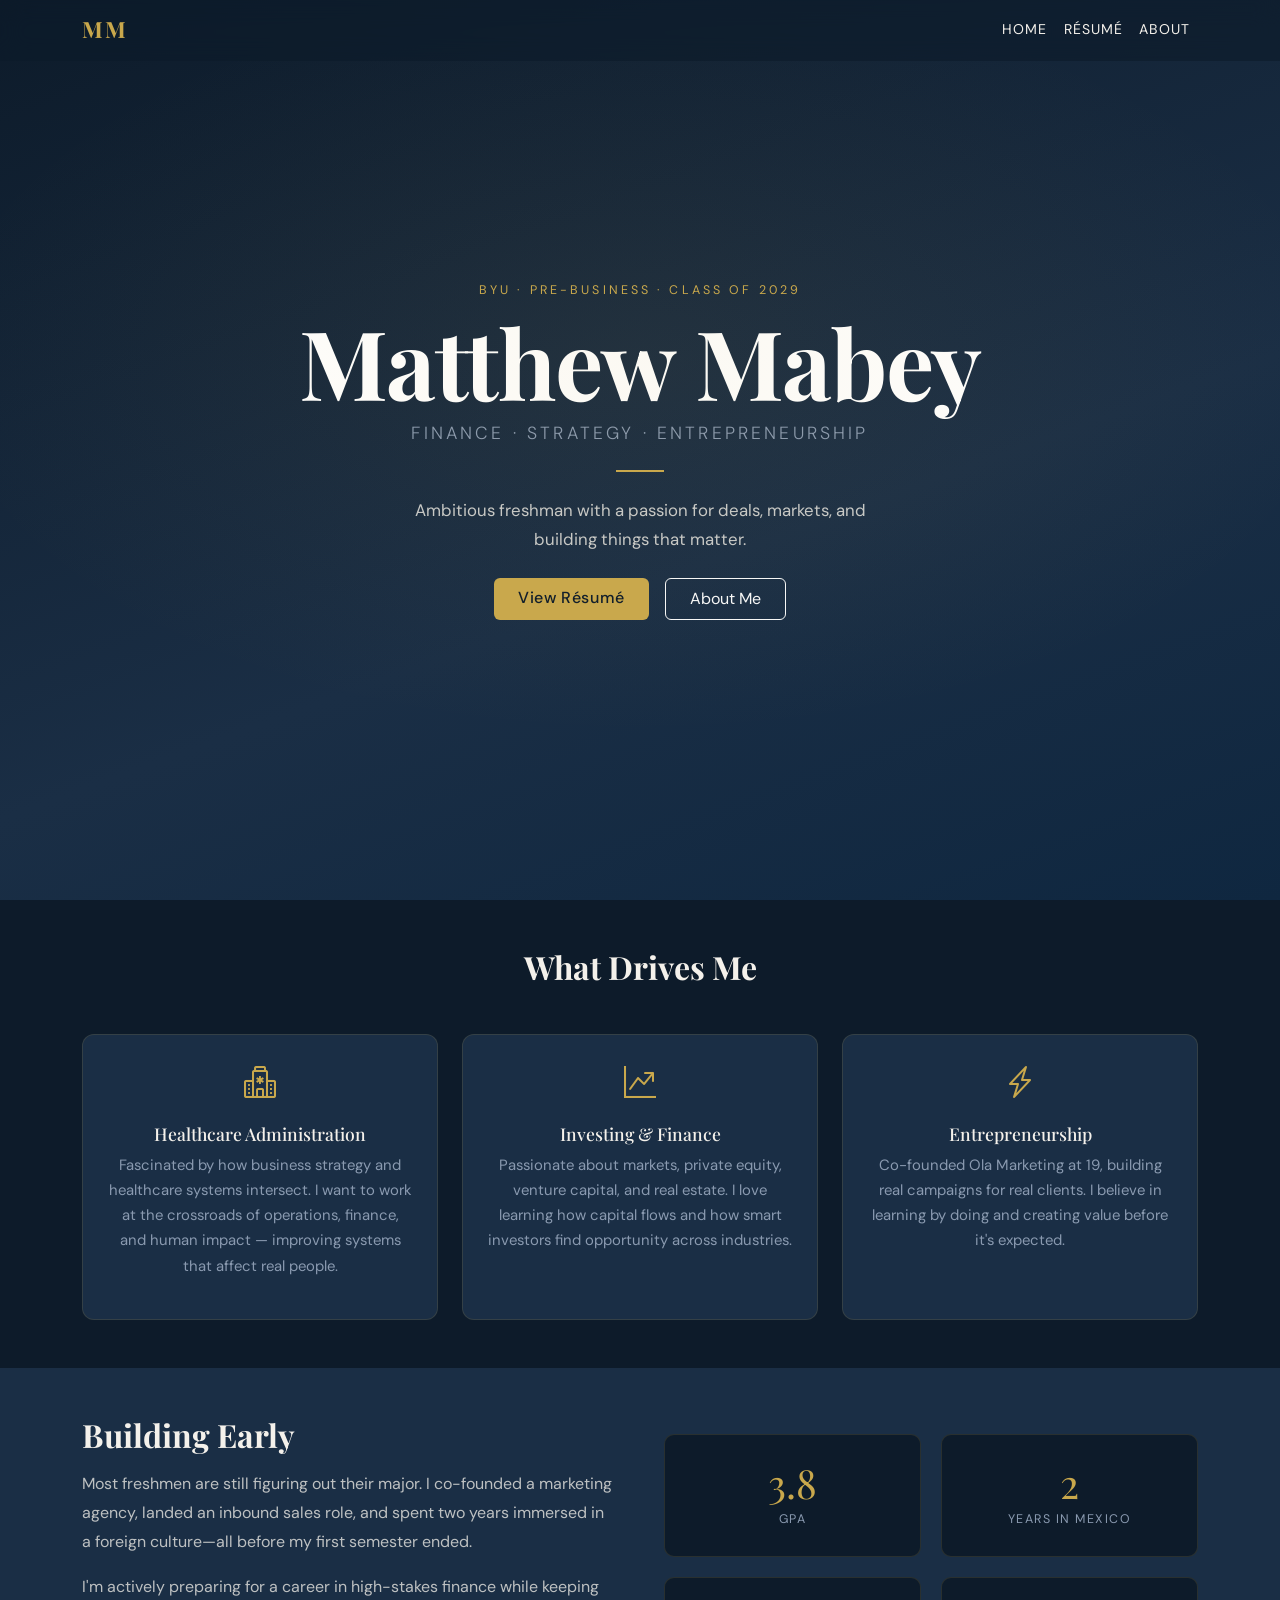
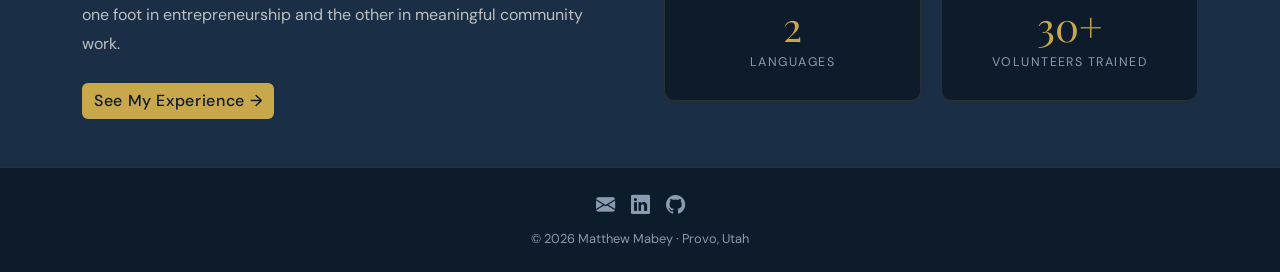
<file: index.html>
<!DOCTYPE html>
<html lang="en">
<head>
  <meta charset="UTF-8" />
  <meta name="viewport" content="width=device-width, initial-scale=1.0"/>
  <title>Matthew Mabey</title>
  <link href="https://cdn.jsdelivr.net/npm/bootstrap@5.3.2/dist/css/bootstrap.min.css" rel="stylesheet"/>
  <link href="https://fonts.googleapis.com/css2?family=Playfair+Display:wght@400;700&family=DM+Sans:wght@300;400;500&display=swap" rel="stylesheet"/>
  <link rel="stylesheet" href="https://cdn.jsdelivr.net/npm/bootstrap-icons@1.11.3/font/bootstrap-icons.css"/>
  <link rel="stylesheet" href="custom1.css"/>
</head>
<body>

<!-- Navbar -->
<nav class="navbar navbar-expand-lg navbar-dark fixed-top" id="mainNav">
  <div class="container">
    <a class="navbar-brand fw-bold" href="index.html">MM</a>
    <button class="navbar-toggler" type="button" data-bs-toggle="collapse" data-bs-target="#navbarNav">
      <span class="navbar-toggler-icon"></span>
    </button>
    <div class="collapse navbar-collapse" id="navbarNav">
      <ul class="navbar-nav ms-auto">
        <li class="nav-item"><a class="nav-link" href="index.html">Home</a></li>
        <li class="nav-item"><a class="nav-link" href="resume.html">Résumé</a></li>
        <li class="nav-item"><a class="nav-link" href="about.html">About</a></li>
      </ul>
    </div>
  </div>
</nav>

<!-- Hero -->
<header class="hero-section d-flex align-items-center">
  <div class="container text-center text-white">
    <p class="hero-eyebrow">BYU · Pre-Business · Class of 2029</p>
    <h1 class="hero-title">Matthew Mabey</h1>
    <p class="hero-subtitle">Finance · Strategy · Entrepreneurship</p>
    <div class="hero-divider mx-auto"></div>
    <p class="hero-desc">Ambitious freshman with a passion for deals, markets, and building things that matter.</p>
    <div class="mt-4 d-flex gap-3 justify-content-center">
      <a href="resume.html" class="btn btn-gold px-4 py-2">View Résumé</a>
      <a href="about.html" class="btn btn-outline-light px-4 py-2">About Me</a>
    </div>
  </div>
</header>

<!-- Pillars -->
<section class="section-dark py-5">
  <div class="container">
    <h2 class="section-title text-center mb-5">What Drives Me</h2>
    <div class="row g-4">
      <div class="col-md-4">
        <div class="pillar-card h-100 text-center p-4">
          <div class="pillar-icon mb-3"><i class="bi bi-hospital"></i></div>
          <h5 class="pillar-heading">Healthcare Administration</h5>
          <p class="pillar-text">Fascinated by how business strategy and healthcare systems intersect. I want to work at the crossroads of operations, finance, and human impact — improving systems that affect real people.</p>
        </div>
      </div>
      <div class="col-md-4">
        <div class="pillar-card h-100 text-center p-4">
          <div class="pillar-icon mb-3"><i class="bi bi-graph-up-arrow"></i></div>
          <h5 class="pillar-heading">Investing & Finance</h5>
          <p class="pillar-text">Passionate about markets, private equity, venture capital, and real estate. I love learning how capital flows and how smart investors find opportunity across industries.</p>
        </div>
      </div>
      <div class="col-md-4">
        <div class="pillar-card h-100 text-center p-4">
          <div class="pillar-icon mb-3"><i class="bi bi-lightning-charge"></i></div>
          <h5 class="pillar-heading">Entrepreneurship</h5>
          <p class="pillar-text">Co-founded Ola Marketing at 19, building real campaigns for real clients. I believe in learning by doing and creating value before it's expected.</p>
        </div>
      </div>
    </div>
  </div>
</section>

<!-- Quick highlights -->
<section class="section-mid py-5">
  <div class="container">
    <div class="row align-items-center g-5">
      <div class="col-lg-6">
        <h2 class="section-title mb-3">Building Early</h2>
        <p class="body-text">Most freshmen are still figuring out their major. I co-founded a marketing agency, landed an inbound sales role, and spent two years immersed in a foreign culture—all before my first semester ended.</p>
        <p class="body-text">I'm actively preparing for a career in high-stakes finance while keeping one foot in entrepreneurship and the other in meaningful community work.</p>
        <a href="resume.html" class="btn btn-gold mt-2">See My Experience →</a>
      </div>
      <div class="col-lg-6">
        <div class="stats-grid">
          <div class="stat-box">
            <span class="stat-num">3.8</span>
            <span class="stat-label">GPA</span>
          </div>
          <div class="stat-box">
            <span class="stat-num">2</span>
            <span class="stat-label">Years in Mexico</span>
          </div>
          <div class="stat-box">
            <span class="stat-num">2</span>
            <span class="stat-label">Languages</span>
          </div>
          <div class="stat-box">
            <span class="stat-num">30+</span>
            <span class="stat-label">Volunteers Trained</span>
          </div>
        </div>
      </div>
    </div>
  </div>
</section>

<!-- Footer -->
<footer class="footer-dark py-4 text-center">
  <div class="container">
    <div class="d-flex justify-content-center gap-3 mb-2">
      <a href="mailto:mateomabey@gmail.com" class="social-link"><i class="bi bi-envelope-fill"></i></a>
      <a href="https://linkedin.com" class="social-link"><i class="bi bi-linkedin"></i></a>
      <a href="https://github.com" class="social-link"><i class="bi bi-github"></i></a>
    </div>
    <p class="footer-text">© 2026 Matthew Mabey · Provo, Utah</p>
  </div>
</footer>

<script src="https://cdn.jsdelivr.net/npm/bootstrap@5.3.2/dist/js/bootstrap.bundle.min.js"></script>
<script>
  window.addEventListener('scroll', () => {
    const nav = document.getElementById('mainNav');
    nav.classList.toggle('scrolled', window.scrollY > 50);
  });
</script>
</body>
</html>
</file>
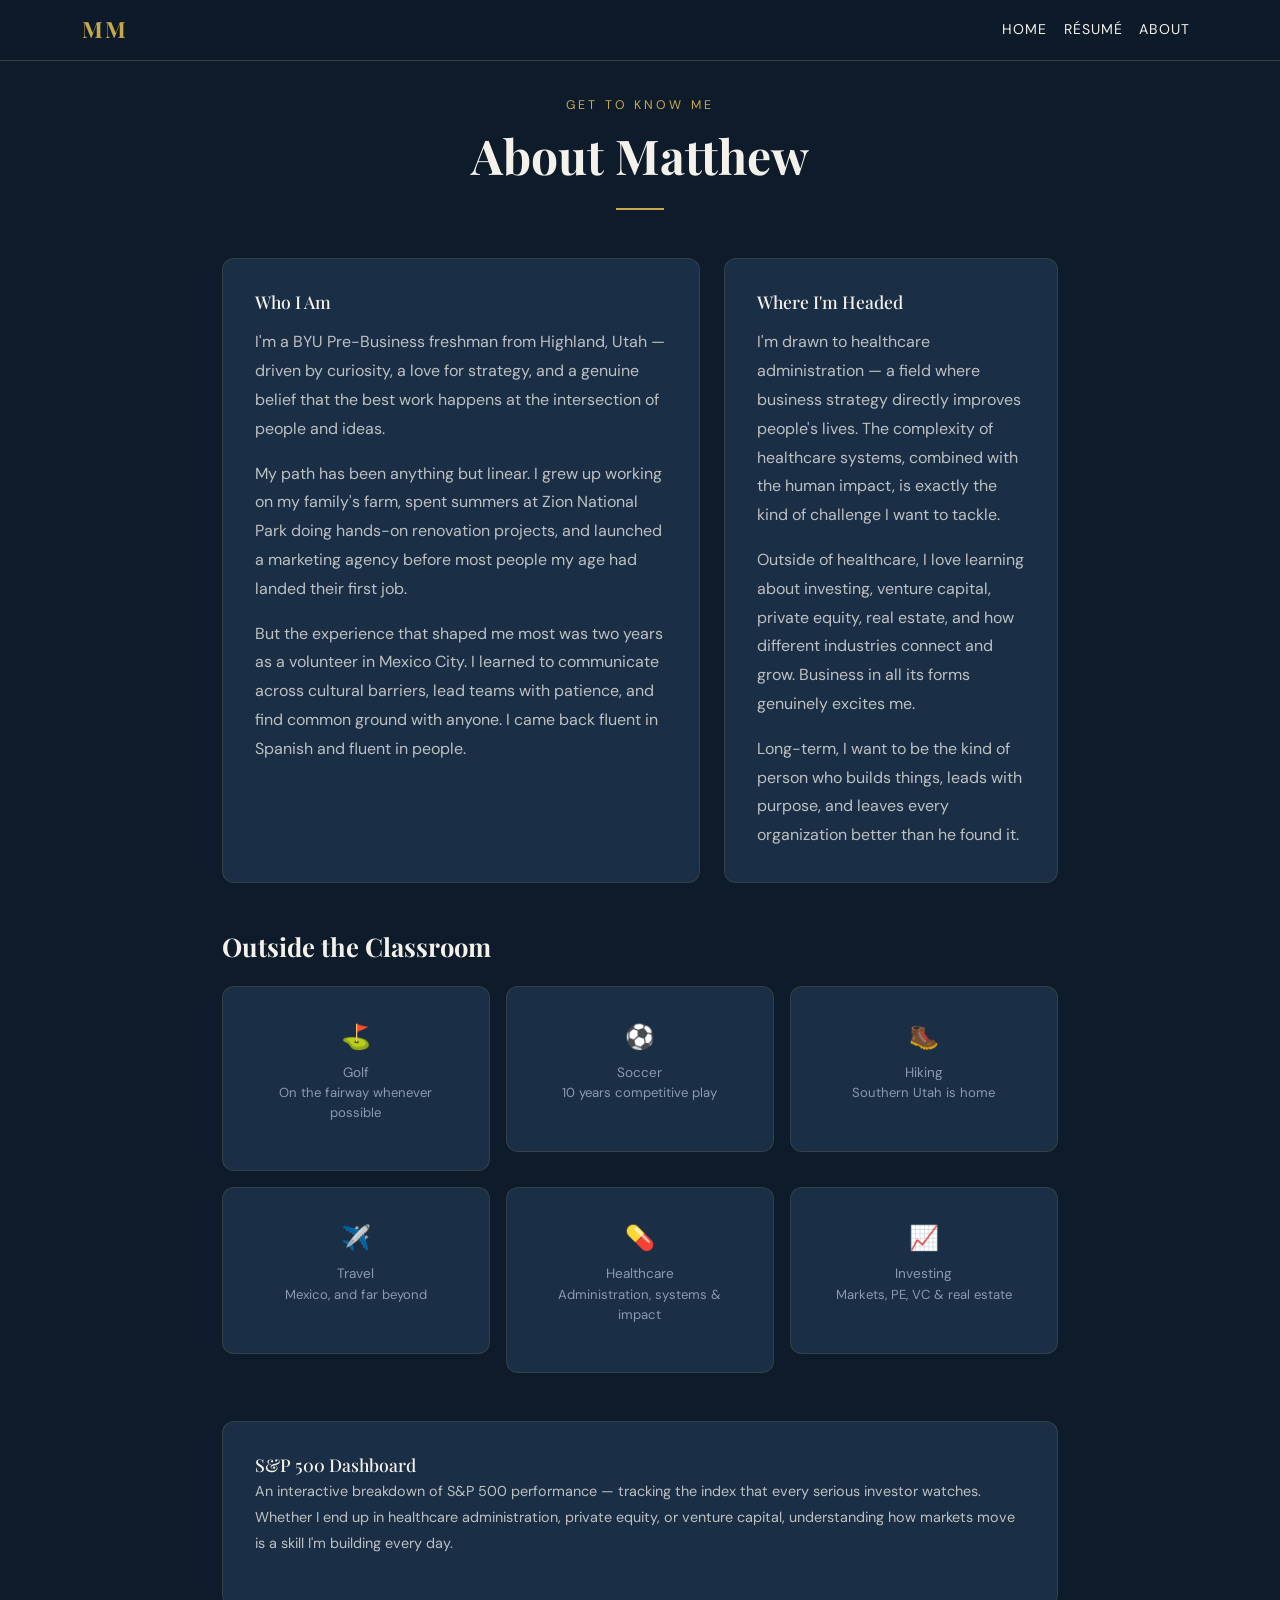
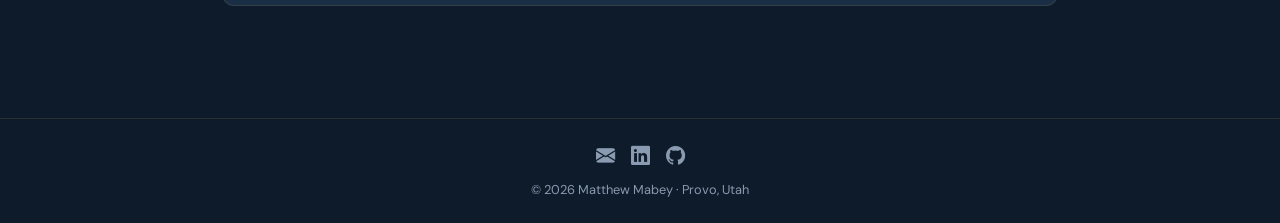
<file: about (2).html>
<!DOCTYPE html>
<html lang="en">
<head>
  <meta charset="UTF-8"/>
  <meta name="viewport" content="width=device-width, initial-scale=1.0"/>
  <title>About — Matthew Mabey</title>
  <link href="https://cdn.jsdelivr.net/npm/bootstrap@5.3.2/dist/css/bootstrap.min.css" rel="stylesheet"/>
  <link href="https://fonts.googleapis.com/css2?family=Playfair+Display:wght@400;700&family=DM+Sans:wght@300;400;500&display=swap" rel="stylesheet"/>
  <link rel="stylesheet" href="https://cdn.jsdelivr.net/npm/bootstrap-icons@1.11.3/font/bootstrap-icons.css"/>
  <link rel="stylesheet" href="custom1.css"/>
</head>
<body>

<nav class="navbar navbar-expand-lg navbar-dark fixed-top scrolled" id="mainNav">
  <div class="container">
    <a class="navbar-brand fw-bold" href="index.html">MM</a>
    <button class="navbar-toggler" type="button" data-bs-toggle="collapse" data-bs-target="#navbarNav">
      <span class="navbar-toggler-icon"></span>
    </button>
    <div class="collapse navbar-collapse" id="navbarNav">
      <ul class="navbar-nav ms-auto">
        <li class="nav-item"><a class="nav-link" href="index.html">Home</a></li>
        <li class="nav-item"><a class="nav-link" href="resume.html">Résumé</a></li>
        <li class="nav-item"><a class="nav-link active" href="about.html">About</a></li>
      </ul>
    </div>
  </div>
</nav>

<section class="about-section">
  <div class="container" style="max-width:860px;">

    <div class="text-center mb-5">
      <p class="hero-eyebrow">Get to know me</p>
      <h1 class="section-title" style="font-size:clamp(2rem,5vw,3rem);">About Matthew</h1>
      <div class="hero-divider mx-auto"></div>
    </div>

    <div class="row g-4 mb-5">
      <div class="col-lg-7">
        <div class="about-card h-100">
          <h4 class="pillar-heading mb-3">Who I Am</h4>
          <p class="body-text">I'm a BYU Pre-Business freshman from Highland, Utah — driven by curiosity, a love for strategy, and a genuine belief that the best work happens at the intersection of people and ideas.</p>
          <p class="body-text">My path has been anything but linear. I grew up working on my family's farm, spent summers at Zion National Park doing hands-on renovation projects, and launched a marketing agency before most people my age had landed their first job.</p>
          <p class="body-text">But the experience that shaped me most was two years as a volunteer in Mexico City. I learned to communicate across cultural barriers, lead teams with patience, and find common ground with anyone. I came back fluent in Spanish and fluent in people.</p>
        </div>
      </div>
      <div class="col-lg-5">
        <div class="about-card h-100">
          <h4 class="pillar-heading mb-3">Where I'm Headed</h4>
          <p class="body-text">I'm drawn to healthcare administration — a field where business strategy directly improves people's lives. The complexity of healthcare systems, combined with the human impact, is exactly the kind of challenge I want to tackle.</p>
          <p class="body-text">Outside of healthcare, I love learning about investing, venture capital, private equity, real estate, and how different industries connect and grow. Business in all its forms genuinely excites me.</p>
          <p class="body-text mb-0">Long-term, I want to be the kind of person who builds things, leads with purpose, and leaves every organization better than he found it.</p>
        </div>
      </div>
    </div>

    <!-- Interests -->
    <h3 class="section-title mb-4" style="font-size:1.6rem;">Outside the Classroom</h3>
    <div class="row g-3 mb-5">
      <div class="col-6 col-md-4">
        <div class="about-card text-center">
          <div class="interest-icon mb-2">⛳</div>
          <p class="resume-entry-sub mb-0">Golf</p>
          <p style="font-size:0.82rem;color:var(--text-muted);">On the fairway whenever possible</p>
        </div>
      </div>
      <div class="col-6 col-md-4">
        <div class="about-card text-center">
          <div class="interest-icon mb-2">⚽</div>
          <p class="resume-entry-sub mb-0">Soccer</p>
          <p style="font-size:0.82rem;color:var(--text-muted);">10 years competitive play</p>
        </div>
      </div>
      <div class="col-6 col-md-4">
        <div class="about-card text-center">
          <div class="interest-icon mb-2">🥾</div>
          <p class="resume-entry-sub mb-0">Hiking</p>
          <p style="font-size:0.82rem;color:var(--text-muted);">Southern Utah is home</p>
        </div>
      </div>
      <div class="col-6 col-md-4">
        <div class="about-card text-center">
          <div class="interest-icon mb-2">✈️</div>
          <p class="resume-entry-sub mb-0">Travel</p>
          <p style="font-size:0.82rem;color:var(--text-muted);">Mexico, and far beyond</p>
        </div>
      </div>
      <div class="col-6 col-md-4">
        <div class="about-card text-center">
          <div class="interest-icon mb-2">💊</div>
          <p class="resume-entry-sub mb-0">Healthcare</p>
          <p style="font-size:0.82rem;color:var(--text-muted);">Administration, systems & impact</p>
        </div>
      </div>
      <div class="col-6 col-md-4">
        <div class="about-card text-center">
          <div class="interest-icon mb-2">📈</div>
          <p class="resume-entry-sub mb-0">Investing</p>
          <p style="font-size:0.82rem;color:var(--text-muted);">Markets, PE, VC & real estate</p>
        </div>
      </div>
    </div>

    <!-- Tableau embed -->
    <div class="about-card mb-5">
      <h4 class="pillar-heading mb-1">S&amp;P 500 Dashboard</h4>
      <p class="body-text mb-3" style="font-size:0.9rem;">An interactive breakdown of S&P 500 performance — tracking the index that every serious investor watches. Whether I end up in healthcare administration, private equity, or venture capital, understanding how markets move is a skill I'm building every day.</p>
      <div class='tableauPlaceholder' id='viz1776302262632' style='position: relative; width:100%;'><noscript><a href='#'><img alt='S&amp;P 500 ' src='https:&#47;&#47;public.tableau.com&#47;static&#47;images&#47;SP&#47;SP500Dashboard_15923634383100&#47;SP500&#47;1_rss.png' style='border: none' /></a></noscript><object class='tableauViz' style='display:none;'><param name='host_url' value='https%3A%2F%2Fpublic.tableau.com%2F' /> <param name='embed_code_version' value='3' /> <param name='site_root' value='' /><param name='name' value='SP500Dashboard_15923634383100&#47;SP500' /><param name='tabs' value='no' /><param name='toolbar' value='yes' /><param name='static_image' value='https:&#47;&#47;public.tableau.com&#47;static&#47;images&#47;SP&#47;SP500Dashboard_15923634383100&#47;SP500&#47;1.png' /> <param name='animate_transition' value='yes' /><param name='display_static_image' value='yes' /><param name='display_spinner' value='yes' /><param name='display_overlay' value='yes' /><param name='display_count' value='yes' /><param name='language' value='en-US' /></object></div><script type='text/javascript'>var divElement3 = document.getElementById('viz1776302262632'); var vizElement3 = divElement3.getElementsByTagName('object')[0]; vizElement3.style.width='100%';vizElement3.style.height=(divElement3.offsetWidth*0.75)+'px'; var scriptElement3 = document.createElement('script'); scriptElement3.src = 'https://public.tableau.com/javascripts/api/viz_v1.js'; vizElement3.parentNode.insertBefore(scriptElement3, vizElement3);</script>
    </div>

  </div>
</section>

<footer class="footer-dark py-4 text-center">
  <div class="container">
    <div class="d-flex justify-content-center gap-3 mb-2">
      <a href="mailto:mateomabey@gmail.com" class="social-link"><i class="bi bi-envelope-fill"></i></a>
      <a href="https://linkedin.com" class="social-link"><i class="bi bi-linkedin"></i></a>
      <a href="https://github.com" class="social-link"><i class="bi bi-github"></i></a>
    </div>
    <p class="footer-text">© 2026 Matthew Mabey · Provo, Utah</p>
  </div>
</footer>

<script src="https://cdn.jsdelivr.net/npm/bootstrap@5.3.2/dist/js/bootstrap.bundle.min.js"></script>
</body>
</html>
</file>
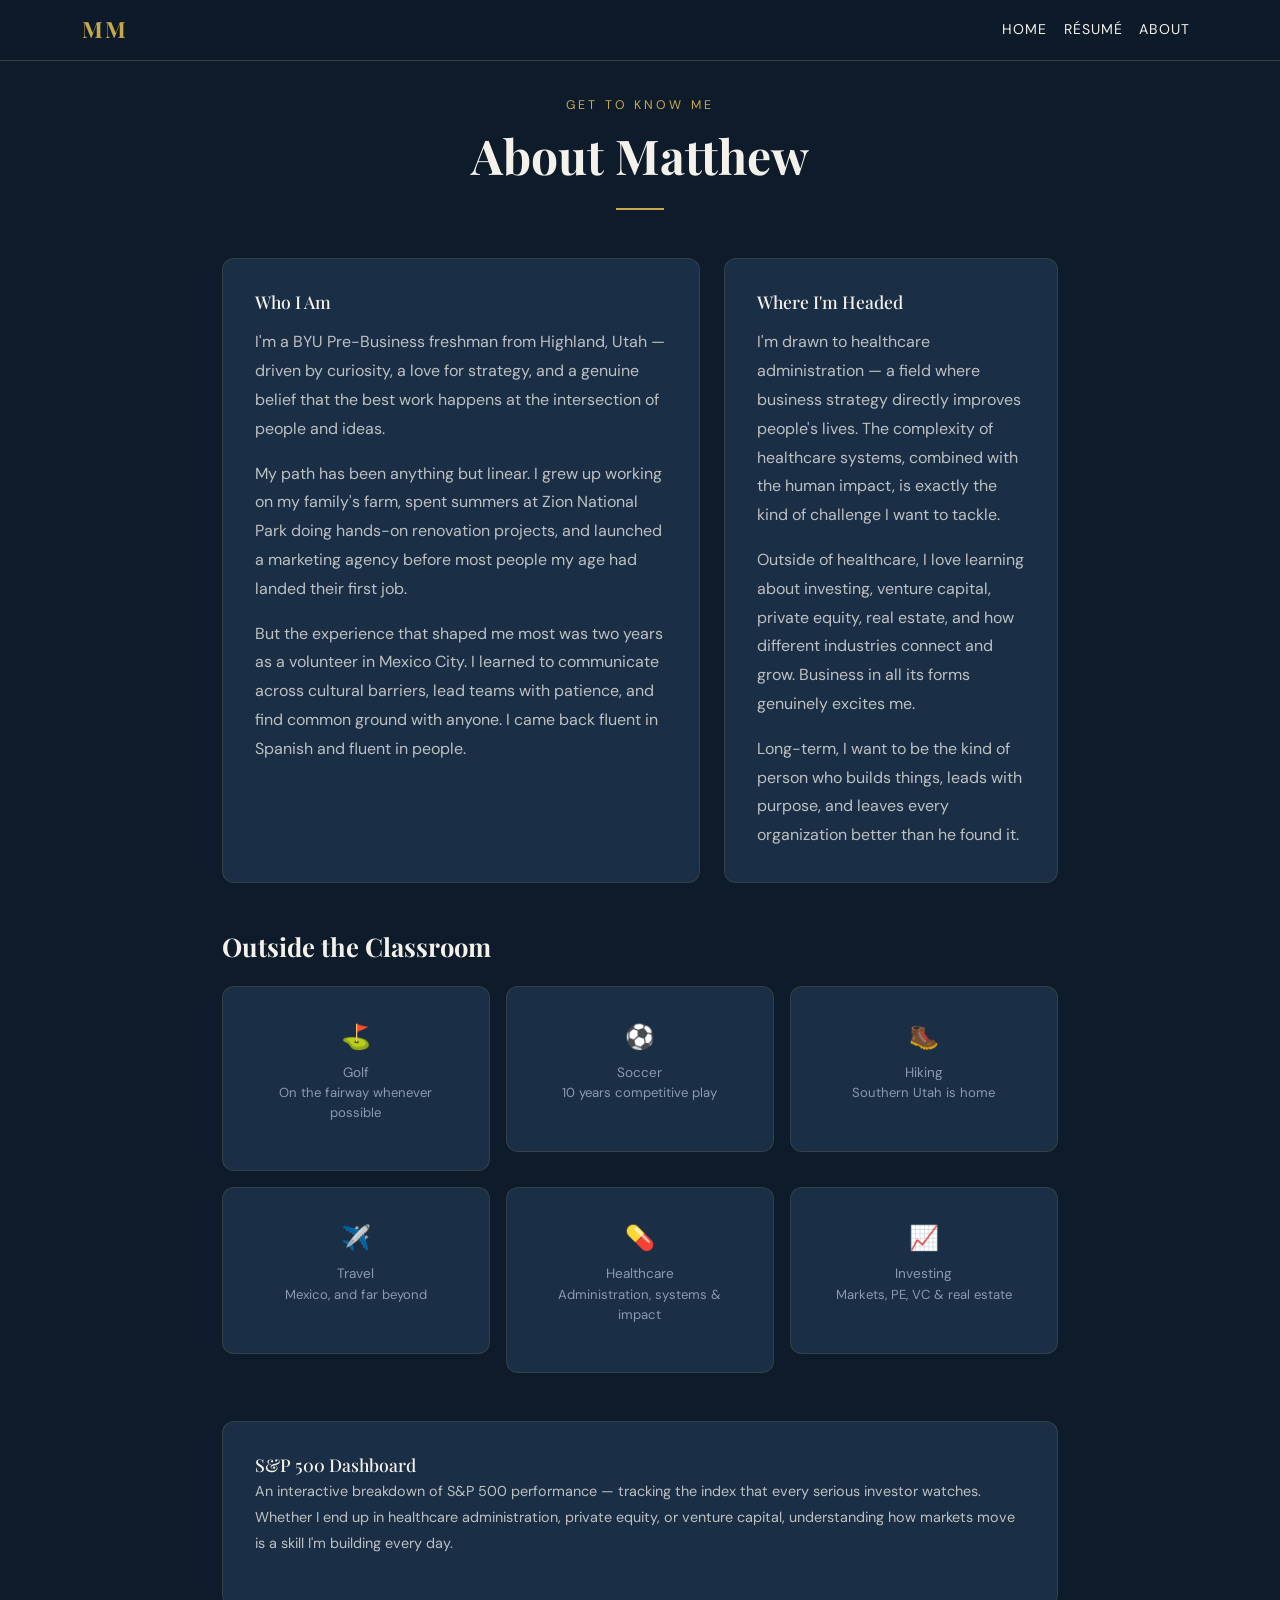
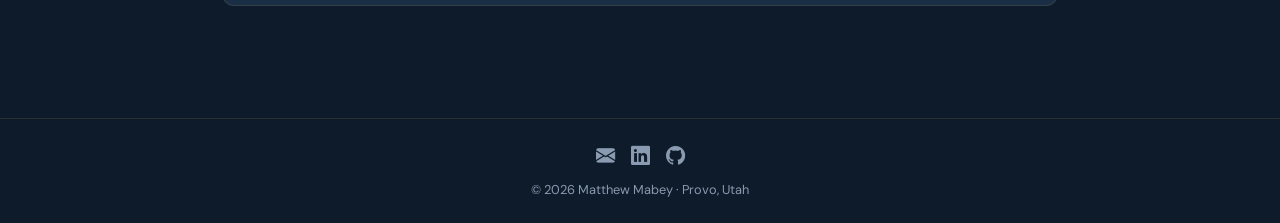
<file: about (3).html>
<!DOCTYPE html>
<html lang="en">
<head>
  <meta charset="UTF-8"/>
  <meta name="viewport" content="width=device-width, initial-scale=1.0"/>
  <title>About — Matthew Mabey</title>
  <link href="https://cdn.jsdelivr.net/npm/bootstrap@5.3.2/dist/css/bootstrap.min.css" rel="stylesheet"/>
  <link href="https://fonts.googleapis.com/css2?family=Playfair+Display:wght@400;700&family=DM+Sans:wght@300;400;500&display=swap" rel="stylesheet"/>
  <link rel="stylesheet" href="https://cdn.jsdelivr.net/npm/bootstrap-icons@1.11.3/font/bootstrap-icons.css"/>
  <link rel="stylesheet" href="custom1.css"/>
</head>
<body>

<nav class="navbar navbar-expand-lg navbar-dark fixed-top scrolled" id="mainNav">
  <div class="container">
    <a class="navbar-brand fw-bold" href="index.html">MM</a>
    <button class="navbar-toggler" type="button" data-bs-toggle="collapse" data-bs-target="#navbarNav">
      <span class="navbar-toggler-icon"></span>
    </button>
    <div class="collapse navbar-collapse" id="navbarNav">
      <ul class="navbar-nav ms-auto">
        <li class="nav-item"><a class="nav-link" href="index.html">Home</a></li>
        <li class="nav-item"><a class="nav-link" href="resume.html">Résumé</a></li>
        <li class="nav-item"><a class="nav-link active" href="about.html">About</a></li>
      </ul>
    </div>
  </div>
</nav>

<section class="about-section">
  <div class="container" style="max-width:860px;">

    <div class="text-center mb-5">
      <p class="hero-eyebrow">Get to know me</p>
      <h1 class="section-title" style="font-size:clamp(2rem,5vw,3rem);">About Matthew</h1>
      <div class="hero-divider mx-auto"></div>
    </div>

    <div class="row g-4 mb-5">
      <div class="col-lg-7">
        <div class="about-card h-100">
          <h4 class="pillar-heading mb-3">Who I Am</h4>
          <p class="body-text">I'm a BYU Pre-Business freshman from Highland, Utah — driven by curiosity, a love for strategy, and a genuine belief that the best work happens at the intersection of people and ideas.</p>
          <p class="body-text">My path has been anything but linear. I grew up working on my family's farm, spent summers at Zion National Park doing hands-on renovation projects, and launched a marketing agency before most people my age had landed their first job.</p>
          <p class="body-text">But the experience that shaped me most was two years as a volunteer in Mexico City. I learned to communicate across cultural barriers, lead teams with patience, and find common ground with anyone. I came back fluent in Spanish and fluent in people.</p>
        </div>
      </div>
      <div class="col-lg-5">
        <div class="about-card h-100">
          <h4 class="pillar-heading mb-3">Where I'm Headed</h4>
          <p class="body-text">I'm drawn to healthcare administration — a field where business strategy directly improves people's lives. The complexity of healthcare systems, combined with the human impact, is exactly the kind of challenge I want to tackle.</p>
          <p class="body-text">Outside of healthcare, I love learning about investing, venture capital, private equity, real estate, and how different industries connect and grow. Business in all its forms genuinely excites me.</p>
          <p class="body-text mb-0">Long-term, I want to be the kind of person who builds things, leads with purpose, and leaves every organization better than he found it.</p>
        </div>
      </div>
    </div>

    <!-- Interests -->
    <h3 class="section-title mb-4" style="font-size:1.6rem;">Outside the Classroom</h3>
    <div class="row g-3 mb-5">
      <div class="col-6 col-md-4">
        <div class="about-card text-center">
          <div class="interest-icon mb-2">⛳</div>
          <p class="resume-entry-sub mb-0">Golf</p>
          <p style="font-size:0.82rem;color:var(--text-muted);">On the fairway whenever possible</p>
        </div>
      </div>
      <div class="col-6 col-md-4">
        <div class="about-card text-center">
          <div class="interest-icon mb-2">⚽</div>
          <p class="resume-entry-sub mb-0">Soccer</p>
          <p style="font-size:0.82rem;color:var(--text-muted);">10 years competitive play</p>
        </div>
      </div>
      <div class="col-6 col-md-4">
        <div class="about-card text-center">
          <div class="interest-icon mb-2">🥾</div>
          <p class="resume-entry-sub mb-0">Hiking</p>
          <p style="font-size:0.82rem;color:var(--text-muted);">Southern Utah is home</p>
        </div>
      </div>
      <div class="col-6 col-md-4">
        <div class="about-card text-center">
          <div class="interest-icon mb-2">✈️</div>
          <p class="resume-entry-sub mb-0">Travel</p>
          <p style="font-size:0.82rem;color:var(--text-muted);">Mexico, and far beyond</p>
        </div>
      </div>
      <div class="col-6 col-md-4">
        <div class="about-card text-center">
          <div class="interest-icon mb-2">💊</div>
          <p class="resume-entry-sub mb-0">Healthcare</p>
          <p style="font-size:0.82rem;color:var(--text-muted);">Administration, systems & impact</p>
        </div>
      </div>
      <div class="col-6 col-md-4">
        <div class="about-card text-center">
          <div class="interest-icon mb-2">📈</div>
          <p class="resume-entry-sub mb-0">Investing</p>
          <p style="font-size:0.82rem;color:var(--text-muted);">Markets, PE, VC & real estate</p>
        </div>
      </div>
    </div>

    <!-- Tableau embed -->
    <div class="about-card mb-5">
      <h4 class="pillar-heading mb-1">S&amp;P 500 Dashboard</h4>
      <p class="body-text mb-3" style="font-size:0.9rem;">An interactive breakdown of S&P 500 performance — tracking the index that every serious investor watches. Whether I end up in healthcare administration, private equity, or venture capital, understanding how markets move is a skill I'm building every day.</p>
      <div class='tableauPlaceholder' id='viz1776302262632' style='position: relative'><noscript><a href='#'><img alt='S&amp;P 500 ' src='https:&#47;&#47;public.tableau.com&#47;static&#47;images&#47;SP&#47;SP500Dashboard_15923634383100&#47;SP500&#47;1_rss.png' style='border: none' /></a></noscript><object class='tableauViz'  style='display:none;'><param name='host_url' value='https%3A%2F%2Fpublic.tableau.com%2F' /> <param name='embed_code_version' value='3' /> <param name='site_root' value='' /><param name='name' value='SP500Dashboard_15923634383100&#47;SP500' /><param name='tabs' value='no' /><param name='toolbar' value='yes' /><param name='static_image' value='https:&#47;&#47;public.tableau.com&#47;static&#47;images&#47;SP&#47;SP500Dashboard_15923634383100&#47;SP500&#47;1.png' /> <param name='animate_transition' value='yes' /><param name='display_static_image' value='yes' /><param name='display_spinner' value='yes' /><param name='display_overlay' value='yes' /><param name='display_count' value='yes' /><param name='language' value='en-US' /></object></div><script type='text/javascript'>var divElementSP = document.getElementById('viz1776302262632'); var vizElementSP = divElementSP.getElementsByTagName('object')[0]; vizElementSP.style.width='100%'; vizElementSP.style.height=(divElementSP.offsetWidth*0.75)+'px'; var scriptElementSP = document.createElement('script'); scriptElementSP.src = 'https://public.tableau.com/javascripts/api/viz_v1.js'; vizElementSP.parentNode.insertBefore(scriptElementSP, vizElementSP);</script>
    </div>

  </div>
</section>

<footer class="footer-dark py-4 text-center">
  <div class="container">
    <div class="d-flex justify-content-center gap-3 mb-2">
      <a href="mailto:mateomabey@gmail.com" class="social-link"><i class="bi bi-envelope-fill"></i></a>
      <a href="https://linkedin.com" class="social-link"><i class="bi bi-linkedin"></i></a>
      <a href="https://github.com" class="social-link"><i class="bi bi-github"></i></a>
    </div>
    <p class="footer-text">© 2026 Matthew Mabey · Provo, Utah</p>
  </div>
</footer>

<script src="https://cdn.jsdelivr.net/npm/bootstrap@5.3.2/dist/js/bootstrap.bundle.min.js"></script>
</body>
</html>
</file>
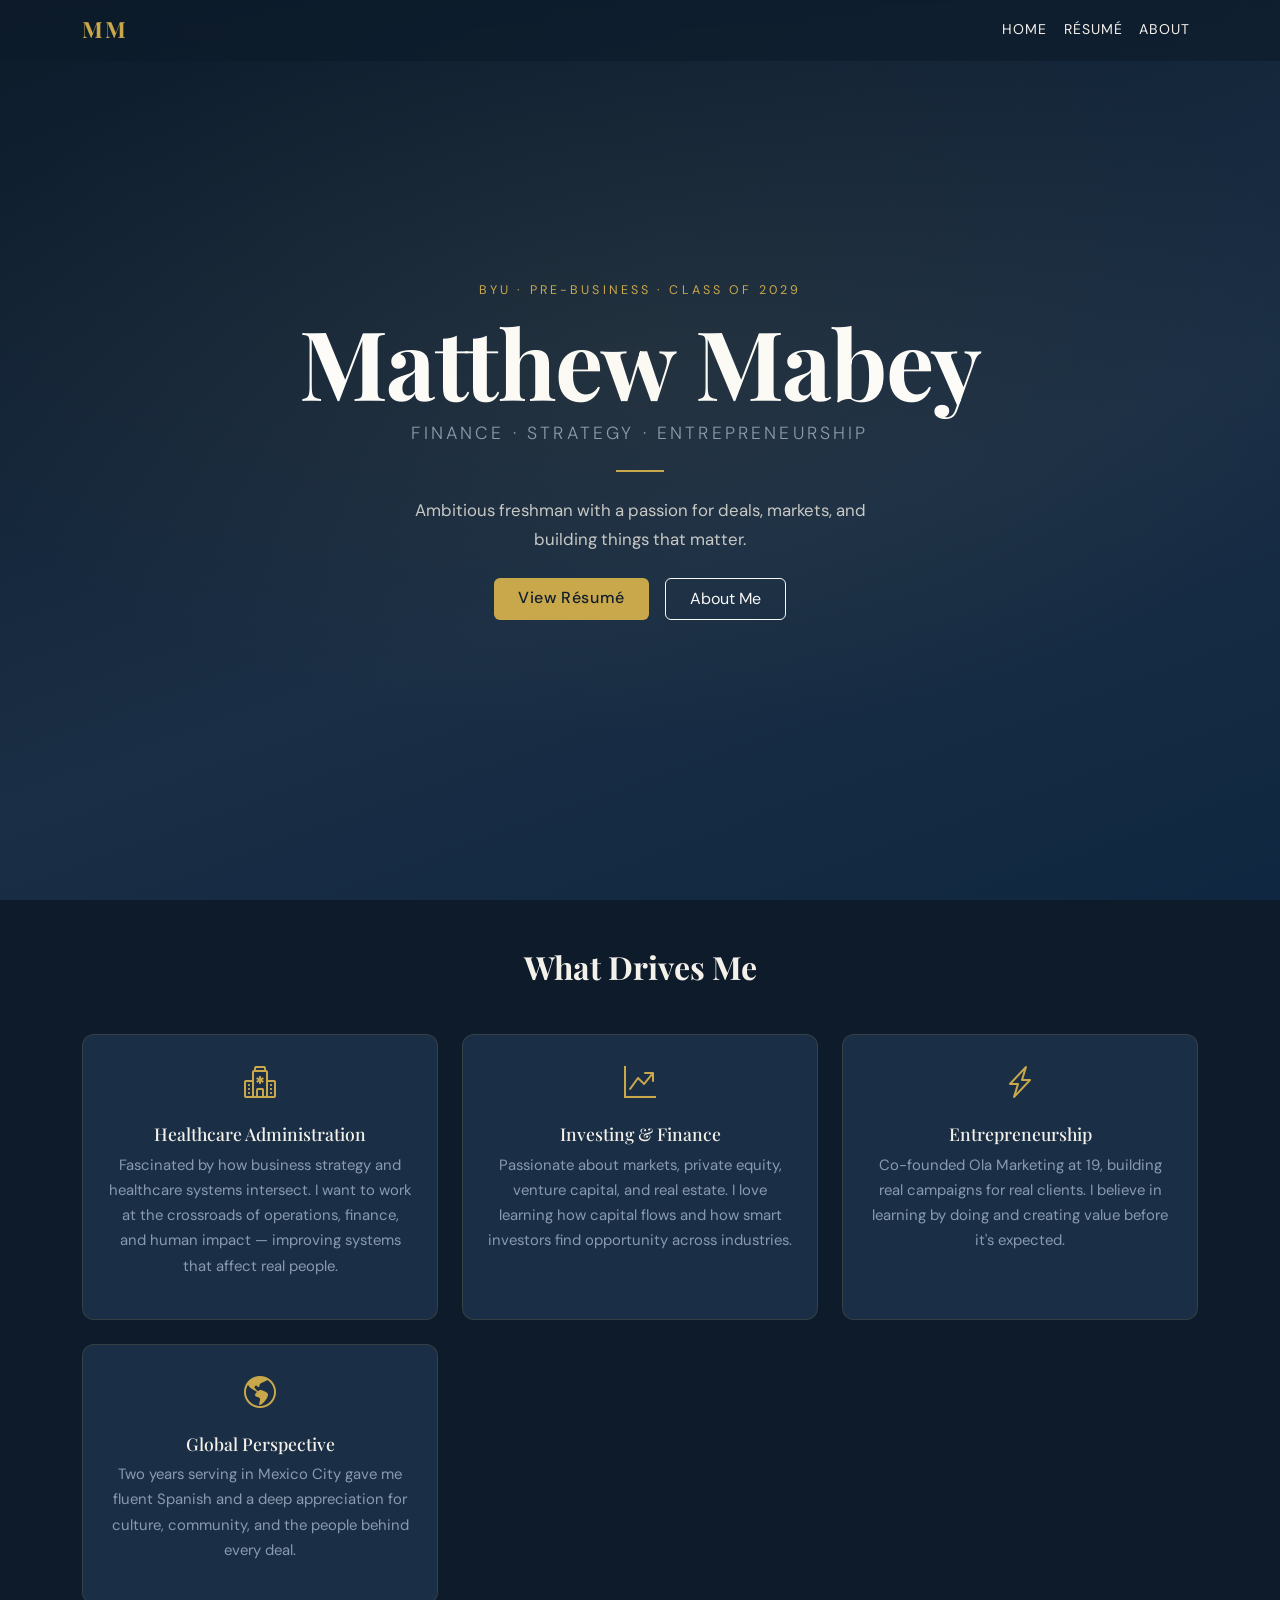
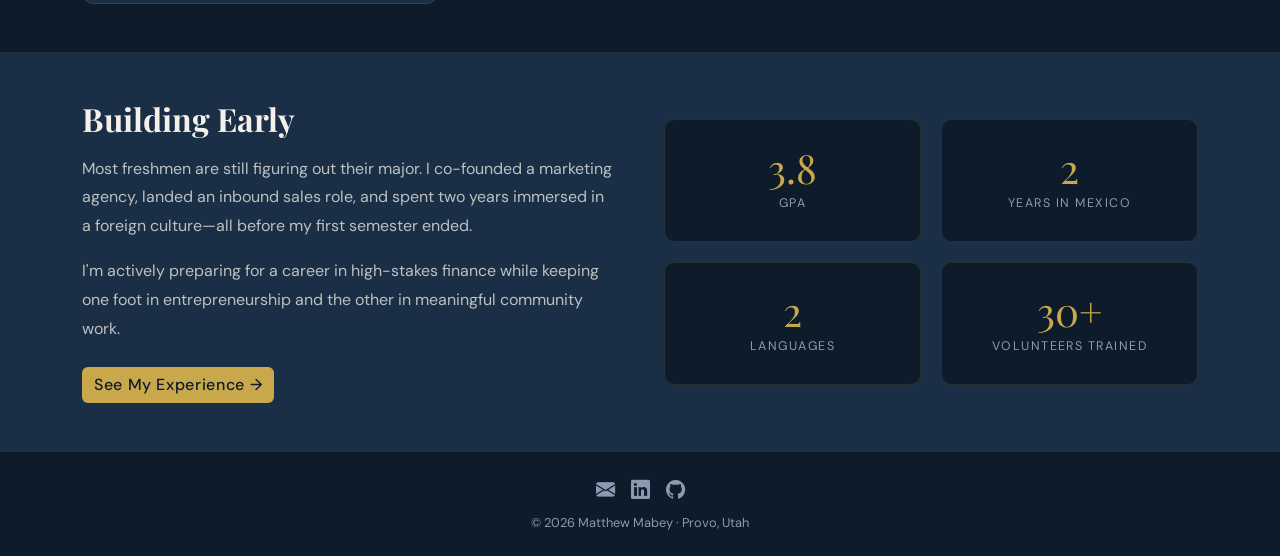
<file: index (1).html>
<!DOCTYPE html>
<html lang="en">
<head>
  <meta charset="UTF-8" />
  <meta name="viewport" content="width=device-width, initial-scale=1.0"/>
  <title>Matthew Mabey</title>
  <link href="https://cdn.jsdelivr.net/npm/bootstrap@5.3.2/dist/css/bootstrap.min.css" rel="stylesheet"/>
  <link href="https://fonts.googleapis.com/css2?family=Playfair+Display:wght@400;700&family=DM+Sans:wght@300;400;500&display=swap" rel="stylesheet"/>
  <link rel="stylesheet" href="https://cdn.jsdelivr.net/npm/bootstrap-icons@1.11.3/font/bootstrap-icons.css"/>
  <link rel="stylesheet" href="custom1.css"/>
</head>
<body>

<!-- Navbar -->
<nav class="navbar navbar-expand-lg navbar-dark fixed-top" id="mainNav">
  <div class="container">
    <a class="navbar-brand fw-bold" href="index.html">MM</a>
    <button class="navbar-toggler" type="button" data-bs-toggle="collapse" data-bs-target="#navbarNav">
      <span class="navbar-toggler-icon"></span>
    </button>
    <div class="collapse navbar-collapse" id="navbarNav">
      <ul class="navbar-nav ms-auto">
        <li class="nav-item"><a class="nav-link" href="index.html">Home</a></li>
        <li class="nav-item"><a class="nav-link" href="resume.html">Résumé</a></li>
        <li class="nav-item"><a class="nav-link" href="about.html">About</a></li>
      </ul>
    </div>
  </div>
</nav>

<!-- Hero -->
<header class="hero-section d-flex align-items-center">
  <div class="container text-center text-white">
    <p class="hero-eyebrow">BYU · Pre-Business · Class of 2029</p>
    <h1 class="hero-title">Matthew Mabey</h1>
    <p class="hero-subtitle">Finance · Strategy · Entrepreneurship</p>
    <div class="hero-divider mx-auto"></div>
    <p class="hero-desc">Ambitious freshman with a passion for deals, markets, and building things that matter.</p>
    <div class="mt-4 d-flex gap-3 justify-content-center">
      <a href="resume.html" class="btn btn-gold px-4 py-2">View Résumé</a>
      <a href="about.html" class="btn btn-outline-light px-4 py-2">About Me</a>
    </div>
  </div>
</header>

<!-- Pillars -->
<section class="section-dark py-5">
  <div class="container">
    <h2 class="section-title text-center mb-5">What Drives Me</h2>
    <div class="row g-4">
      <div class="col-md-4">
        <div class="pillar-card h-100 text-center p-4">
          <div class="pillar-icon mb-3"><i class="bi bi-hospital"></i></div>
          <h5 class="pillar-heading">Healthcare Administration</h5>
          <p class="pillar-text">Fascinated by how business strategy and healthcare systems intersect. I want to work at the crossroads of operations, finance, and human impact — improving systems that affect real people.</p>
        </div>
      </div>
      <div class="col-md-4">
        <div class="pillar-card h-100 text-center p-4">
          <div class="pillar-icon mb-3"><i class="bi bi-graph-up-arrow"></i></div>
          <h5 class="pillar-heading">Investing & Finance</h5>
          <p class="pillar-text">Passionate about markets, private equity, venture capital, and real estate. I love learning how capital flows and how smart investors find opportunity across industries.</p>
        </div>
      </div>
      <div class="col-md-4">
        <div class="pillar-card h-100 text-center p-4">
          <div class="pillar-icon mb-3"><i class="bi bi-lightning-charge"></i></div>
          <h5 class="pillar-heading">Entrepreneurship</h5>
          <p class="pillar-text">Co-founded Ola Marketing at 19, building real campaigns for real clients. I believe in learning by doing and creating value before it's expected.</p>
        </div>
      </div>
      <div class="col-md-4">
        <div class="pillar-card h-100 text-center p-4">
          <div class="pillar-icon mb-3"><i class="bi bi-globe-americas"></i></div>
          <h5 class="pillar-heading">Global Perspective</h5>
          <p class="pillar-text">Two years serving in Mexico City gave me fluent Spanish and a deep appreciation for culture, community, and the people behind every deal.</p>
        </div>
      </div>
    </div>
  </div>
</section>

<!-- Quick highlights -->
<section class="section-mid py-5">
  <div class="container">
    <div class="row align-items-center g-5">
      <div class="col-lg-6">
        <h2 class="section-title mb-3">Building Early</h2>
        <p class="body-text">Most freshmen are still figuring out their major. I co-founded a marketing agency, landed an inbound sales role, and spent two years immersed in a foreign culture—all before my first semester ended.</p>
        <p class="body-text">I'm actively preparing for a career in high-stakes finance while keeping one foot in entrepreneurship and the other in meaningful community work.</p>
        <a href="resume.html" class="btn btn-gold mt-2">See My Experience →</a>
      </div>
      <div class="col-lg-6">
        <div class="stats-grid">
          <div class="stat-box">
            <span class="stat-num">3.8</span>
            <span class="stat-label">GPA</span>
          </div>
          <div class="stat-box">
            <span class="stat-num">2</span>
            <span class="stat-label">Years in Mexico</span>
          </div>
          <div class="stat-box">
            <span class="stat-num">2</span>
            <span class="stat-label">Languages</span>
          </div>
          <div class="stat-box">
            <span class="stat-num">30+</span>
            <span class="stat-label">Volunteers Trained</span>
          </div>
        </div>
      </div>
    </div>
  </div>
</section>

<!-- Footer -->
<footer class="footer-dark py-4 text-center">
  <div class="container">
    <div class="d-flex justify-content-center gap-3 mb-2">
      <a href="mailto:mateomabey@gmail.com" class="social-link"><i class="bi bi-envelope-fill"></i></a>
      <a href="https://linkedin.com" class="social-link"><i class="bi bi-linkedin"></i></a>
      <a href="https://github.com" class="social-link"><i class="bi bi-github"></i></a>
    </div>
    <p class="footer-text">© 2026 Matthew Mabey · Provo, Utah</p>
  </div>
</footer>

<script src="https://cdn.jsdelivr.net/npm/bootstrap@5.3.2/dist/js/bootstrap.bundle.min.js"></script>
<script>
  window.addEventListener('scroll', () => {
    const nav = document.getElementById('mainNav');
    nav.classList.toggle('scrolled', window.scrollY > 50);
  });
</script>
</body>
</html>
</file>
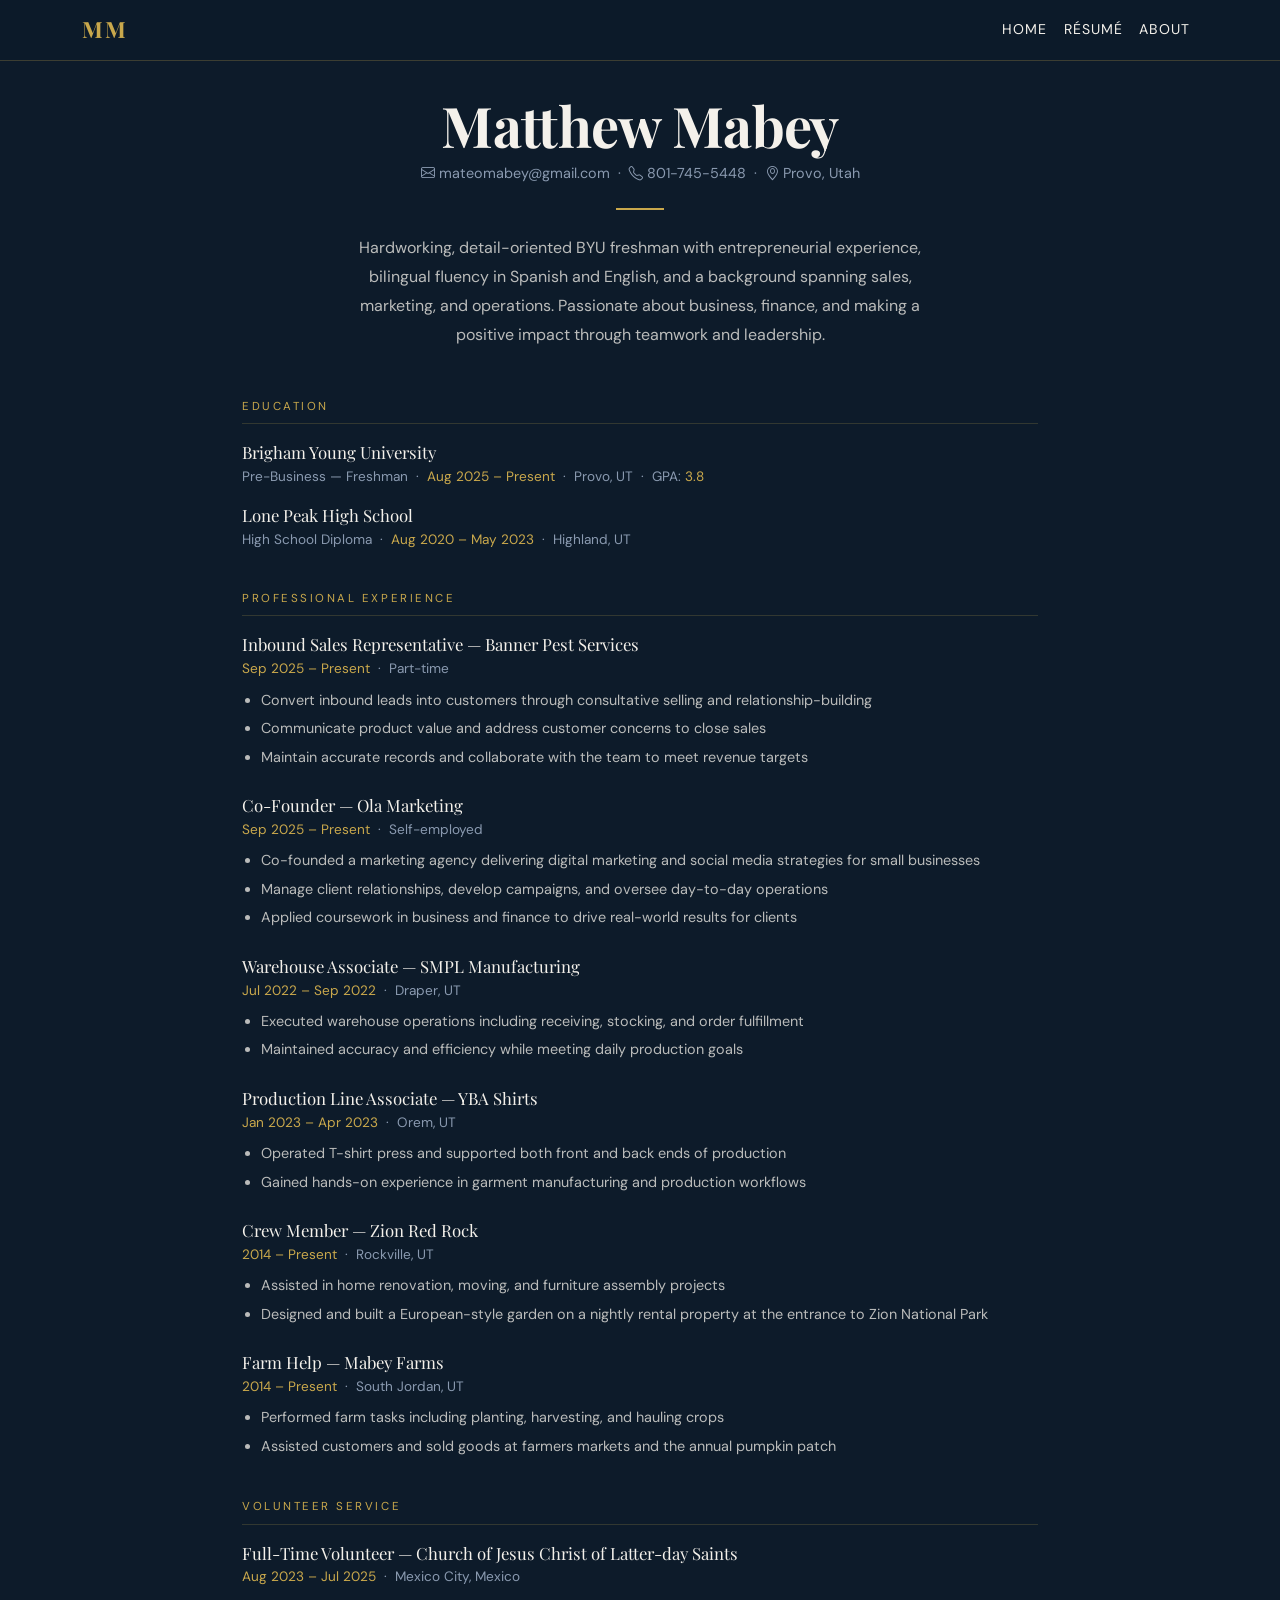
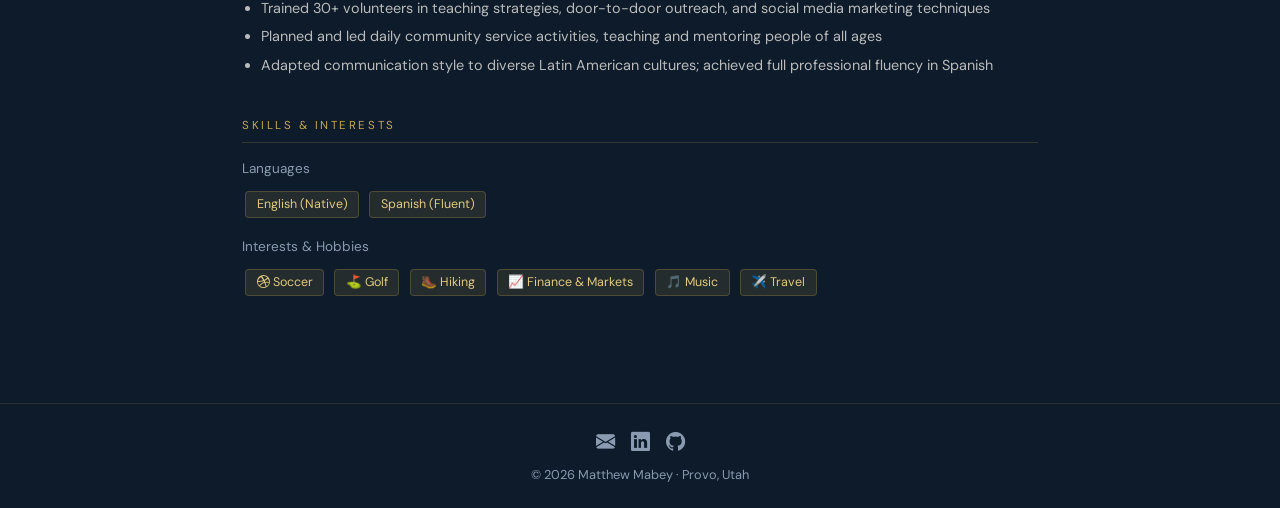
<file: resume.html>
<!DOCTYPE html>
<html lang="en">
<head>
  <meta charset="UTF-8"/>
  <meta name="viewport" content="width=device-width, initial-scale=1.0"/>
  <title>Résumé — Matthew Mabey</title>
  <link href="https://cdn.jsdelivr.net/npm/bootstrap@5.3.2/dist/css/bootstrap.min.css" rel="stylesheet"/>
  <link href="https://fonts.googleapis.com/css2?family=Playfair+Display:wght@400;700&family=DM+Sans:wght@300;400;500&display=swap" rel="stylesheet"/>
  <link rel="stylesheet" href="https://cdn.jsdelivr.net/npm/bootstrap-icons@1.11.3/font/bootstrap-icons.css"/>
  <link rel="stylesheet" href="custom1.css"/>
</head>
<body>

<nav class="navbar navbar-expand-lg navbar-dark fixed-top scrolled" id="mainNav">
  <div class="container">
    <a class="navbar-brand fw-bold" href="index.html">MM</a>
    <button class="navbar-toggler" type="button" data-bs-toggle="collapse" data-bs-target="#navbarNav">
      <span class="navbar-toggler-icon"></span>
    </button>
    <div class="collapse navbar-collapse" id="navbarNav">
      <ul class="navbar-nav ms-auto">
        <li class="nav-item"><a class="nav-link" href="index.html">Home</a></li>
        <li class="nav-item"><a class="nav-link active" href="resume.html">Résumé</a></li>
        <li class="nav-item"><a class="nav-link" href="about.html">About</a></li>
      </ul>
    </div>
  </div>
</nav>

<section class="resume-section">
  <div class="container" style="max-width:820px;">

    <!-- Header -->
    <div class="text-center mb-5">
      <h1 class="hero-title" style="font-size:clamp(2rem,5vw,3.5rem);">Matthew Mabey</h1>
      <p style="color:var(--text-muted); font-size:0.9rem;">
        <i class="bi bi-envelope me-1"></i>mateomabey@gmail.com &nbsp;·&nbsp;
        <i class="bi bi-telephone me-1"></i>801-745-5448 &nbsp;·&nbsp;
        <i class="bi bi-geo-alt me-1"></i>Provo, Utah
      </p>
      <div class="hero-divider mx-auto"></div>
      <p class="body-text" style="max-width:600px;margin:0 auto;">Hardworking, detail-oriented BYU freshman with entrepreneurial experience, bilingual fluency in Spanish and English, and a background spanning sales, marketing, and operations. Passionate about business, finance, and making a positive impact through teamwork and leadership.</p>
    </div>

    <!-- Education -->
    <div class="resume-block">
      <p class="resume-category">Education</p>
      <div class="mb-3">
        <p class="resume-entry-title">Brigham Young University</p>
        <p class="resume-entry-sub">Pre-Business — Freshman &nbsp;·&nbsp; <span>Aug 2025 – Present</span> &nbsp;·&nbsp; Provo, UT &nbsp;·&nbsp; GPA: <span>3.8</span></p>
      </div>
      <div>
        <p class="resume-entry-title">Lone Peak High School</p>
        <p class="resume-entry-sub">High School Diploma &nbsp;·&nbsp; <span>Aug 2020 – May 2023</span> &nbsp;·&nbsp; Highland, UT</p>
      </div>
    </div>

    <!-- Experience -->
    <div class="resume-block">
      <p class="resume-category">Professional Experience</p>

      <div class="mb-4">
        <p class="resume-entry-title">Inbound Sales Representative — Banner Pest Services</p>
        <p class="resume-entry-sub"><span>Sep 2025 – Present</span> &nbsp;·&nbsp; Part-time</p>
        <ul class="resume-bullets">
          <li>Convert inbound leads into customers through consultative selling and relationship-building</li>
          <li>Communicate product value and address customer concerns to close sales</li>
          <li>Maintain accurate records and collaborate with the team to meet revenue targets</li>
        </ul>
      </div>

      <div class="mb-4">
        <p class="resume-entry-title">Co-Founder — Ola Marketing</p>
        <p class="resume-entry-sub"><span>Sep 2025 – Present</span> &nbsp;·&nbsp; Self-employed</p>
        <ul class="resume-bullets">
          <li>Co-founded a marketing agency delivering digital marketing and social media strategies for small businesses</li>
          <li>Manage client relationships, develop campaigns, and oversee day-to-day operations</li>
          <li>Applied coursework in business and finance to drive real-world results for clients</li>
        </ul>
      </div>

      <div class="mb-4">
        <p class="resume-entry-title">Warehouse Associate — SMPL Manufacturing</p>
        <p class="resume-entry-sub"><span>Jul 2022 – Sep 2022</span> &nbsp;·&nbsp; Draper, UT</p>
        <ul class="resume-bullets">
          <li>Executed warehouse operations including receiving, stocking, and order fulfillment</li>
          <li>Maintained accuracy and efficiency while meeting daily production goals</li>
        </ul>
      </div>

      <div class="mb-4">
        <p class="resume-entry-title">Production Line Associate — YBA Shirts</p>
        <p class="resume-entry-sub"><span>Jan 2023 – Apr 2023</span> &nbsp;·&nbsp; Orem, UT</p>
        <ul class="resume-bullets">
          <li>Operated T-shirt press and supported both front and back ends of production</li>
          <li>Gained hands-on experience in garment manufacturing and production workflows</li>
        </ul>
      </div>

      <div class="mb-4">
        <p class="resume-entry-title">Crew Member — Zion Red Rock</p>
        <p class="resume-entry-sub"><span>2014 – Present</span> &nbsp;·&nbsp; Rockville, UT</p>
        <ul class="resume-bullets">
          <li>Assisted in home renovation, moving, and furniture assembly projects</li>
          <li>Designed and built a European-style garden on a nightly rental property at the entrance to Zion National Park</li>
        </ul>
      </div>

      <div>
        <p class="resume-entry-title">Farm Help — Mabey Farms</p>
        <p class="resume-entry-sub"><span>2014 – Present</span> &nbsp;·&nbsp; South Jordan, UT</p>
        <ul class="resume-bullets">
          <li>Performed farm tasks including planting, harvesting, and hauling crops</li>
          <li>Assisted customers and sold goods at farmers markets and the annual pumpkin patch</li>
        </ul>
      </div>
    </div>

    <!-- Volunteer -->
    <div class="resume-block">
      <p class="resume-category">Volunteer Service</p>
      <div>
        <p class="resume-entry-title">Full-Time Volunteer — Church of Jesus Christ of Latter-day Saints</p>
        <p class="resume-entry-sub"><span>Aug 2023 – Jul 2025</span> &nbsp;·&nbsp; Mexico City, Mexico</p>
        <ul class="resume-bullets">
          <li>Trained 30+ volunteers in teaching strategies, door-to-door outreach, and social media marketing techniques</li>
          <li>Planned and led daily community service activities, teaching and mentoring people of all ages</li>
          <li>Adapted communication style to diverse Latin American cultures; achieved full professional fluency in Spanish</li>
        </ul>
      </div>
    </div>

    <!-- Skills -->
    <div class="resume-block">
      <p class="resume-category">Skills &amp; Interests</p>
      <p class="resume-entry-sub mb-2">Languages</p>
      <div class="mb-3">
        <span class="skill-tag">English (Native)</span>
        <span class="skill-tag">Spanish (Fluent)</span>
      </div>
      <p class="resume-entry-sub mb-2">Interests &amp; Hobbies</p>
      <div>
        <span class="skill-tag"><i class="bi bi-dribbble me-1"></i>Soccer</span>
        <span class="skill-tag">⛳ Golf</span>
        <span class="skill-tag">🥾 Hiking</span>
        <span class="skill-tag">📈 Finance &amp; Markets</span>
        <span class="skill-tag">🎵 Music</span>
        <span class="skill-tag">✈️ Travel</span>
      </div>
    </div>

  </div>
</section>

<footer class="footer-dark py-4 text-center">
  <div class="container">
    <div class="d-flex justify-content-center gap-3 mb-2">
      <a href="mailto:mateomabey@gmail.com" class="social-link"><i class="bi bi-envelope-fill"></i></a>
      <a href="https://linkedin.com" class="social-link"><i class="bi bi-linkedin"></i></a>
      <a href="https://github.com" class="social-link"><i class="bi bi-github"></i></a>
    </div>
    <p class="footer-text">© 2026 Matthew Mabey · Provo, Utah</p>
  </div>
</footer>

<script src="https://cdn.jsdelivr.net/npm/bootstrap@5.3.2/dist/js/bootstrap.bundle.min.js"></script>
</body>
</html>
</file>
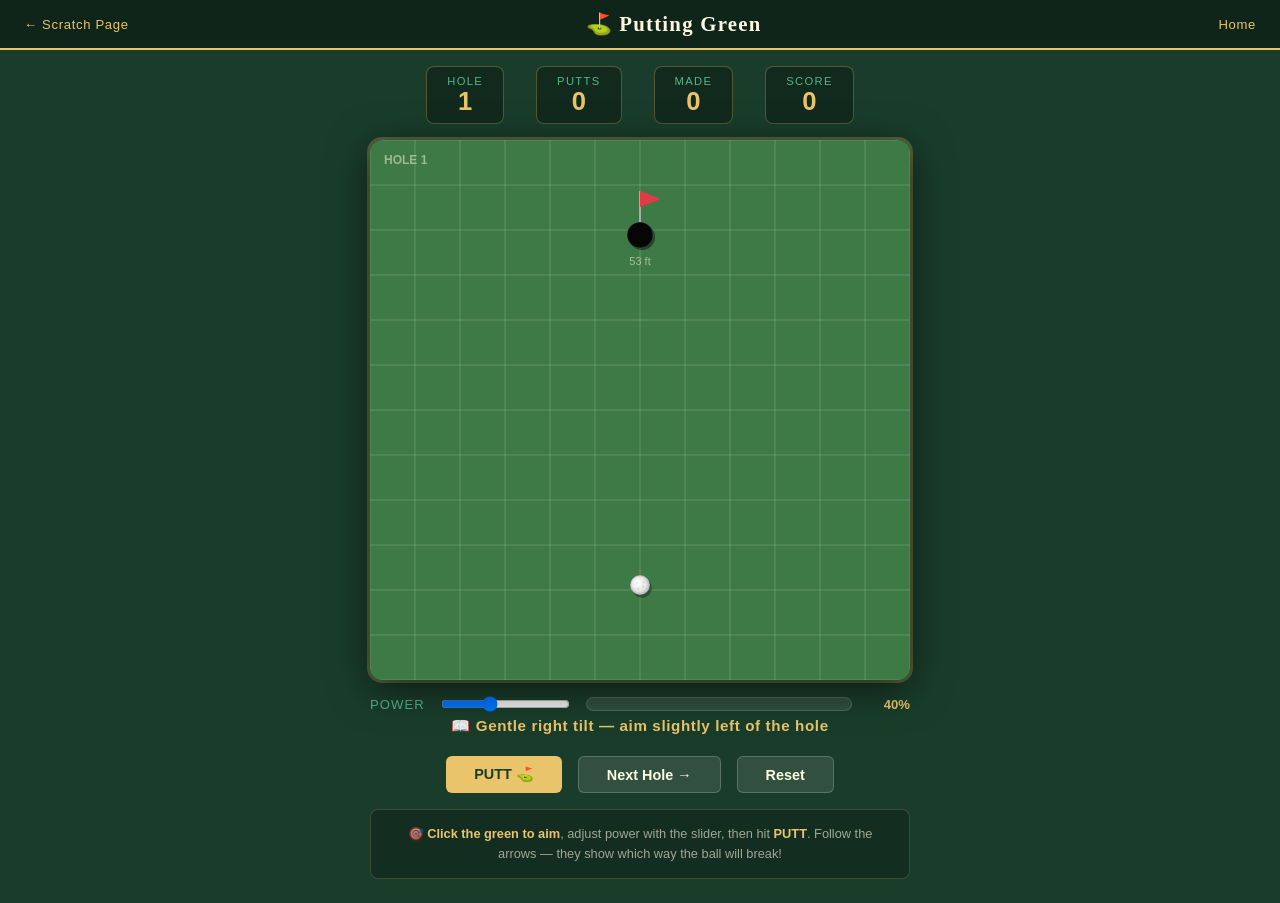
<file: webapp.html>
<!DOCTYPE html>
<html lang="en">
<head>
  <meta charset="UTF-8"/>
  <meta name="viewport" content="width=device-width, initial-scale=1.0"/>
  <title>Putting Green — Matthew Mabey</title>
  <style>
    :root {
      --green-dark: #1a3d2b;
      --sand: #e9c46a;
      --cream: #fefae0;
      --green-lt: #52b788;
    }
    * { box-sizing: border-box; margin: 0; padding: 0; }
    body { font-family: 'Georgia', serif; background: var(--green-dark); color: var(--cream); min-height: 100vh; display: flex; flex-direction: column; align-items: center; overflow-x: hidden; }
    #topbar { width: 100%; background: rgba(0,0,0,0.4); border-bottom: 2px solid var(--sand); padding: 0.75rem 1.5rem; display: flex; align-items: center; justify-content: space-between; }
    #topbar a { color: var(--sand); text-decoration: none; font-family: Arial, sans-serif; font-size: 0.82rem; letter-spacing: 0.05em; }
    #topbar h1 { font-size: 1.3rem; color: var(--cream); letter-spacing: 0.06em; }
    #scoreboard { display: flex; gap: 2rem; margin: 1rem 0 0.5rem; font-family: Arial, sans-serif; }
    .score-box { text-align: center; background: rgba(0,0,0,0.3); border: 1px solid rgba(233,196,106,0.3); border-radius: 8px; padding: 0.5rem 1.25rem; }
    .score-label { font-size: 0.7rem; letter-spacing: 0.12em; text-transform: uppercase; color: var(--green-lt); }
    .score-val { font-size: 1.6rem; font-weight: bold; color: var(--sand); line-height: 1.1; }
    #game-area { position: relative; width: min(540px, 96vw); height: min(540px, 96vw); margin: 0.5rem auto; user-select: none; touch-action: none; }
    canvas { border-radius: 12px; display: block; width: 100%; height: 100%; cursor: crosshair; box-shadow: 0 8px 40px rgba(0,0,0,0.6), 0 0 0 3px rgba(233,196,106,0.3); }
    #power-wrap { width: min(540px, 96vw); margin: 0.5rem auto 0; display: flex; align-items: center; gap: 1rem; font-family: Arial, sans-serif; font-size: 0.82rem; }
    #power-label { color: var(--green-lt); letter-spacing: 0.08em; text-transform: uppercase; white-space: nowrap; }
    #power-bar-outer { flex: 1; height: 14px; background: rgba(255,255,255,0.1); border-radius: 7px; overflow: hidden; border: 1px solid rgba(255,255,255,0.15); }
    #power-bar-inner { height: 100%; width: 0%; border-radius: 7px; transition: width 0.05s, background 0.1s; }
    #power-val { color: var(--sand); font-weight: bold; min-width: 42px; text-align: right; }
    #message-box { height: 28px; font-family: Arial, sans-serif; font-size: 0.95rem; color: var(--sand); text-align: center; font-weight: bold; letter-spacing: 0.04em; margin: 0.3rem 0; }
    #btn-row { display: flex; gap: 1rem; margin: 0.4rem 0 1rem; }
    .game-btn { background: var(--sand); color: var(--green-dark); border: none; border-radius: 6px; padding: 0.6rem 1.75rem; font-family: Arial, sans-serif; font-weight: bold; font-size: 0.9rem; cursor: pointer; transition: background 0.2s, transform 0.15s; }
    .game-btn:hover { background: #f4d47a; transform: translateY(-2px); }
    .game-btn.secondary { background: rgba(255,255,255,0.1); color: var(--cream); border: 1px solid rgba(255,255,255,0.2); }
    .game-btn.secondary:hover { background: rgba(255,255,255,0.18); }
    #instructions { max-width: min(540px, 96vw); background: rgba(0,0,0,0.25); border: 1px solid rgba(233,196,106,0.2); border-radius: 8px; padding: 0.85rem 1.25rem; font-family: Arial, sans-serif; font-size: 0.8rem; color: rgba(254,250,224,0.6); line-height: 1.6; margin-bottom: 1.5rem; text-align: center; }
  </style>
</head>
<body>

<div id="topbar">
  <a href="scratch.html">← Scratch Page</a>
  <h1>⛳ Putting Green</h1>
  <a href="index.html">Home</a>
</div>

<div id="scoreboard">
  <div class="score-box"><div class="score-label">Hole</div><div class="score-val" id="sc-hole">1</div></div>
  <div class="score-box"><div class="score-label">Putts</div><div class="score-val" id="sc-putts">0</div></div>
  <div class="score-box"><div class="score-label">Made</div><div class="score-val" id="sc-made">0</div></div>
  <div class="score-box"><div class="score-label">Score</div><div class="score-val" id="sc-score">0</div></div>
</div>

<div id="game-area">
  <canvas id="gc" width="540" height="540"></canvas>
</div>

<div id="power-wrap">
  <span id="power-label">Power</span>
  <input type="range" id="power-slider" min="5" max="100" value="40" oninput="syncPower()"/>
  <div id="power-bar-outer"><div id="power-bar-inner"></div></div>
  <span id="power-val">40%</span>
</div>

<div id="message-box">Click the green to aim — then hit PUTT!</div>

<div id="btn-row">
  <button class="game-btn" onclick="putt()">PUTT ⛳</button>
  <button class="game-btn secondary" onclick="nextHole()">Next Hole →</button>
  <button class="game-btn secondary" onclick="resetGame()">Reset</button>
</div>

<div id="instructions">
  🎯 <strong style="color:var(--sand)">Click the green to aim</strong>, adjust power with the slider, then hit <strong style="color:var(--sand)">PUTT</strong>. Follow the arrows — they show which way the ball will break!
</div>

<script>
const canvas = document.getElementById('gc');
const ctx = canvas.getContext('2d');
const W = 540, H = 540;

// ── HEIGHT MAP DEFINITIONS ──────────────────────────────────────
const holeDefs = [
  {
    cup:{x:270,y:95}, ball:{x:270,y:445},
    breakLabel: 'Gentle right tilt — aim slightly left of the hole',
    heightFn:(x,y) => 0.5 + (x-270)*0.00055 - (y-270)*0.00015
  },
  {
    cup:{x:105,y:105}, ball:{x:430,y:440},
    breakLabel: 'Ridge through the middle — big right-to-left break',
    heightFn:(x,y) => {
      const ridge = Math.exp(-Math.pow((x-185-y*0.22)/80,2))*0.38;
      return 0.42 + ridge - (y-270)*0.00022;
    }
  },
  {
    cup:{x:440,y:105}, ball:{x:100,y:450},
    breakLabel: 'Bowl — everything drains toward the center',
    heightFn:(x,y) => {
      const dx=x-310, dy=y-235;
      return 0.78 - (dx*dx+dy*dy)/210000;
    }
  },
  {
    cup:{x:270,y:270}, ball:{x:80,y:460},
    breakLabel: 'Two-tier green — big shelf in the middle',
    heightFn:(x,y) => {
      const blend = 1/(1+Math.exp(-(y-282)*0.08));
      return 0.73*(1-blend)+0.30*blend+(x-270)*0.00022;
    }
  },
  {
    cup:{x:450,y:450}, ball:{x:90,y:90},
    breakLabel: 'Left swale — ball curves hard left on the back nine',
    heightFn:(x,y) => {
      const valley=Math.exp(-Math.pow((x-140)/90,2))*-0.30;
      return 0.60+valley+(y-270)*0.00032;
    }
  }
];

const roughDefs = [
  [{x:75,y:75,r:60},{x:415,y:345,r:52},{x:185,y:305,r:44}],
  [{x:295,y:195,r:70},{x:95,y:395,r:46},{x:425,y:115,r:38}],
  [{x:145,y:155,r:56},{x:375,y:365,r:66},{x:255,y:275,r:40}],
  [{x:415,y:185,r:70},{x:105,y:295,r:44},{x:295,y:425,r:54}],
  [{x:195,y:105,r:48},{x:395,y:305,r:60},{x:125,y:415,r:44}],
];

// ── HEIGHT GRID ─────────────────────────────────────────────────
const GRID = 60;
let heightGrid = [], hMin = 0, hMax = 1;

function buildHeightGrid(fn) {
  heightGrid = [];
  hMin = Infinity; hMax = -Infinity;
  for (let r=0; r<=GRID; r++) {
    heightGrid[r] = [];
    for (let c=0; c<=GRID; c++) {
      const v = fn((c/GRID)*W, (r/GRID)*H);
      heightGrid[r][c] = v;
      if(v<hMin) hMin=v;
      if(v>hMax) hMax=v;
    }
  }
}

function getHeightAt(x, y, fn) {
  return fn(x, y);
}

function getSlopeAt(x, y, fn) {
  const e = 3;
  return {
    gx: (fn(x+e,y)-fn(x-e,y))/(2*e),
    gy: (fn(x,y+e)-fn(x,y-e))/(2*e)
  };
}

function isRough(x, y, idx) {
  for (const p of roughDefs[idx%roughDefs.length]) {
    const dx=x-p.x, dy=y-p.y;
    if(dx*dx+dy*dy < p.r*p.r) return true;
  }
  return false;
}

// ── GAME STATE ──────────────────────────────────────────────────
let state = {
  hole:1, putts:0, made:0, score:0,
  ball:{x:270,y:445}, cup:{x:270,y:95},
  vel:{x:0,y:0},
  rolling:false,
  aimed:false, aimX:270, aimY:95,
  trail:[], holeComplete:false,
  heightFn:null, holeIdx:0
};


function initHole() {
  const idx = (state.hole-1) % holeDefs.length;
  const h = holeDefs[idx];
  state.ball = {...h.ball};
  state.cup  = {...h.cup};
  state.vel  = {x:0,y:0};
  state.aimed = false;
  state.trail = [];
  state.holeComplete = false;
  state.heightFn = h.heightFn;
  state.holeIdx = idx;
  buildHeightGrid(h.heightFn);
  setMsg('📖 ' + h.breakLabel);
  syncPower();
  updateUI();
  draw();
}

// ── DRAW ────────────────────────────────────────────────────────
function draw() {
  ctx.clearRect(0,0,W,H);
  drawGreen();
  drawSimpleGrid();
  drawTrail();
  drawAimLine();
  drawCup();
  drawBall();
  drawOverlayText();
}

function drawGreen() {
  // Clean flat green
  ctx.fillStyle = '#3d7a45';
  ctx.beginPath(); ctx.roundRect(0,0,W,H,12); ctx.fill();
}

function drawSimpleGrid() {
  // Faint grid
  const COLS=12, ROWS=12;
  const cellW=W/COLS, cellH=H/ROWS;
  ctx.strokeStyle='rgba(255,255,255,0.12)';
  ctx.lineWidth=1;
  for (let c=0;c<=COLS;c++) { ctx.beginPath(); ctx.moveTo(c*cellW,0); ctx.lineTo(c*cellW,H); ctx.stroke(); }
  for (let r=0;r<=ROWS;r++) { ctx.beginPath(); ctx.moveTo(0,r*cellH); ctx.lineTo(W,r*cellH); ctx.stroke(); }

  // White arrows showing which way ball will break
  const ACOLS=7, AROWS=7;
  const aW=W/ACOLS, aH=H/AROWS;
  for (let r=0;r<AROWS;r++) {
    for (let c=0;c<ACOLS;c++) {
      const cx=(c+0.5)*aW, cy=(r+0.5)*aH;
      const s=getSlopeAt(cx,cy,state.heightFn);
      const mag=Math.sqrt(s.gx**2+s.gy**2);
      if(mag<0.00012) continue;
      // Arrow points DOWNHILL (ball rolls this way)
      const nx=-s.gx/mag, ny=-s.gy/mag;
      const len=Math.min(mag*60000,22)+10;
      const ex=cx+nx*len, ey=cy+ny*len;
      const sx=cx-nx*len*0.4, sy=cy-ny*len*0.4;
      const opacity=Math.min(0.3+mag*8000,0.85);
      ctx.strokeStyle=`rgba(255,255,255,${opacity})`;
      ctx.fillStyle=`rgba(255,255,255,${opacity})`;
      ctx.lineWidth=2;
      ctx.beginPath(); ctx.moveTo(sx,sy); ctx.lineTo(ex,ey); ctx.stroke();
      // Arrowhead
      const ang=Math.atan2(ey-sy,ex-sx);
      ctx.beginPath();
      ctx.moveTo(ex,ey);
      ctx.lineTo(ex-Math.cos(ang-0.45)*9, ey-Math.sin(ang-0.45)*9);
      ctx.lineTo(ex-Math.cos(ang+0.45)*9, ey-Math.sin(ang+0.45)*9);
      ctx.closePath(); ctx.fill();
    }
  }
}

function drawSimpleGrid() {
  // Clean white grid, 12x12 cells
  const COLS=12, ROWS=12;
  const cellW=W/COLS, cellH=H/ROWS;

  ctx.strokeStyle='rgba(255,255,255,0.18)';
  ctx.lineWidth=1;

  for (let c=0;c<=COLS;c++) {
    ctx.beginPath();
    ctx.moveTo(c*cellW, 0);
    ctx.lineTo(c*cellW, H);
    ctx.stroke();
  }
  for (let r=0;r<=ROWS;r++) {
    ctx.beginPath();
    ctx.moveTo(0, r*cellH);
    ctx.lineTo(W, r*cellH);
    ctx.stroke();
  }
}

function drawRough() {
  const patches = roughDefs[state.holeIdx % roughDefs.length];
  for (const p of patches) {
    const g = ctx.createRadialGradient(p.x,p.y,0,p.x,p.y,p.r);
    g.addColorStop(0,'rgba(10,35,15,0.65)');
    g.addColorStop(0.7,'rgba(10,35,15,0.35)');
    g.addColorStop(1,'rgba(10,35,15,0)');
    ctx.fillStyle = g;
    ctx.beginPath(); ctx.arc(p.x,p.y,p.r,0,Math.PI*2); ctx.fill();
  }
}

function drawAimLine() {
  if (!state.aimed || state.rolling) return;
  ctx.strokeStyle = 'rgba(233,196,106,0.55)';
  ctx.lineWidth = 1.5;
  ctx.setLineDash([6,5]);
  ctx.beginPath();
  ctx.moveTo(state.ball.x, state.ball.y);
  ctx.lineTo(state.aimX, state.aimY);
  ctx.stroke();
  ctx.setLineDash([]);
}

function drawTrail() {
  if(state.trail.length<2) return;
  ctx.strokeStyle='rgba(233,196,106,0.6)';
  ctx.lineWidth=2; ctx.lineCap='round';
  ctx.beginPath();
  ctx.moveTo(state.trail[0].x,state.trail[0].y);
  for(let i=1;i<state.trail.length;i++) ctx.lineTo(state.trail[i].x,state.trail[i].y);
  ctx.stroke();
}

function drawCup() {
  ctx.beginPath();
  ctx.arc(state.cup.x+2,state.cup.y+2,13,0,Math.PI*2);
  ctx.fillStyle='rgba(0,0,0,0.45)'; ctx.fill();
  ctx.beginPath();
  ctx.arc(state.cup.x,state.cup.y,13,0,Math.PI*2);
  ctx.fillStyle='#060606'; ctx.fill();
  ctx.strokeStyle='rgba(255,255,255,0.15)'; ctx.lineWidth=1; ctx.stroke();
  ctx.strokeStyle='#aaa'; ctx.lineWidth=2;
  ctx.beginPath();
  ctx.moveTo(state.cup.x,state.cup.y-13);
  ctx.lineTo(state.cup.x,state.cup.y-44);
  ctx.stroke();
  ctx.fillStyle='#e63946';
  ctx.beginPath();
  ctx.moveTo(state.cup.x,state.cup.y-44);
  ctx.lineTo(state.cup.x+21,state.cup.y-36);
  ctx.lineTo(state.cup.x,state.cup.y-28);
  ctx.fill();
}

function drawBall() {
  ctx.beginPath();
  ctx.arc(state.ball.x+2,state.ball.y+3,10,0,Math.PI*2);
  ctx.fillStyle='rgba(0,0,0,0.3)'; ctx.fill();
  const g=ctx.createRadialGradient(state.ball.x-3,state.ball.y-3,1,state.ball.x,state.ball.y,10);
  g.addColorStop(0,'#fff'); g.addColorStop(0.65,'#e8e8e8'); g.addColorStop(1,'#b0b0b0');
  ctx.beginPath();
  ctx.arc(state.ball.x,state.ball.y,10,0,Math.PI*2);
  ctx.fillStyle=g; ctx.fill();
  ctx.strokeStyle='rgba(0,0,0,0.1)'; ctx.lineWidth=1; ctx.stroke();
  ctx.fillStyle='rgba(0,0,0,0.07)';
  [[3,2],[-2,4],[4,-3],[-3,-2]].forEach(([ox,oy])=>{
    ctx.beginPath(); ctx.arc(state.ball.x+ox,state.ball.y+oy,1.4,0,Math.PI*2); ctx.fill();
  });
}

function drawOverlayText() {
  ctx.font='bold 12px Arial';
  ctx.fillStyle='rgba(254,250,224,0.5)';
  ctx.textAlign='left';
  ctx.fillText(`HOLE ${state.hole}`, 14, 24);
  if(!state.rolling && !state.holeComplete && !state.dragging) {
    const dx=state.cup.x-state.ball.x, dy=state.cup.y-state.ball.y;
    const dist=Math.round(Math.sqrt(dx*dx+dy*dy)*0.15);
    ctx.font='11px Arial';
    ctx.fillStyle='rgba(254,250,224,0.55)';
    ctx.textAlign='center';
    ctx.fillText(`${dist} ft`, state.cup.x, state.cup.y+30);
  }
}

// ── PHYSICS ─────────────────────────────────────────────────────
const GRAVITY   = 13;
const FRIC      = 0.989;
const FRIC_ROUGH= 0.970;

let animFrame;
function physicsLoop() {
  if(!state.rolling) return;
  state.trail.push({x:state.ball.x, y:state.ball.y});
  if(state.trail.length>90) state.trail.shift();

  const s=getSlopeAt(state.ball.x,state.ball.y,state.heightFn);
  state.vel.x -= s.gx*GRAVITY;
  state.vel.y -= s.gy*GRAVITY;

  const f=isRough(state.ball.x,state.ball.y,state.holeIdx)?FRIC_ROUGH:FRIC;
  state.vel.x*=f; state.vel.y*=f;
  state.ball.x+=state.vel.x; state.ball.y+=state.vel.y;

  if(state.ball.x<12)   {state.ball.x=12;   state.vel.x=Math.abs(state.vel.x)*0.2;}
  if(state.ball.x>W-12) {state.ball.x=W-12; state.vel.x=-Math.abs(state.vel.x)*0.2;}
  if(state.ball.y<12)   {state.ball.y=12;   state.vel.y=Math.abs(state.vel.y)*0.2;}
  if(state.ball.y>H-12) {state.ball.y=H-12; state.vel.y=-Math.abs(state.vel.y)*0.2;}

  const speed=Math.sqrt(state.vel.x**2+state.vel.y**2);
  const dcx=state.ball.x-state.cup.x, dcy=state.ball.y-state.cup.y;
  if(Math.sqrt(dcx*dcx+dcy*dcy)<13 && speed<5) { holeMade(); return; }

  if(speed<0.10) {
    state.rolling=false;
    setMsg('Missed — drag to aim and try again.');
    draw(); return;
  }
  draw();
  animFrame=requestAnimationFrame(physicsLoop);
}

function holeMade() {
  state.rolling=false; state.made++; state.score+=scoreFor(state.putts);
  state.holeComplete=true;
  state.ball={x:state.cup.x,y:state.cup.y};
  state.vel={x:0,y:0}; state.trail=[];
  const msgs=['Hole out! 🎉',"It's in! ⛳",'Nailed it! 🏆','Beauty! 👏','Get in! 🎊'];
  setMsg(msgs[Math.floor(Math.random()*msgs.length)]+' — Click "Next Hole"');
  updateUI(); draw();
}

function scoreFor(p){return p===1?3:p===2?2:p===3?1:0;}

// ── CLICK TO AIM ────────────────────────────────────────────────
canvas.addEventListener('click', (e) => {
  if(state.rolling || state.holeComplete) return;
  const rect=canvas.getBoundingClientRect(), scl=W/rect.width;
  state.aimX=(e.clientX-rect.left)*scl;
  state.aimY=(e.clientY-rect.top)*scl;
  state.aimed=true;
  draw();
});

// ── UI HELPERS ──────────────────────────────────────────────────
function syncPower() {
  const val=document.getElementById('power-slider').value;
  document.getElementById('power-val').textContent=val+'%';
  document.getElementById('power-bar-inner').style.width=val+'%';
}

function putt() {
  if(state.rolling||state.holeComplete) return;
  if(!state.aimed){setMsg('Click the green first to aim!');return;}
  const power=parseInt(document.getElementById('power-slider').value);
  const dx=state.aimX-state.ball.x, dy=state.aimY-state.ball.y;
  const dist=Math.sqrt(dx*dx+dy*dy)||1;
  const speed=power*0.10;
  state.vel.x=(dx/dist)*speed; state.vel.y=(dy/dist)*speed;
  state.rolling=true; state.putts++; state.trail=[];
  updateUI(); cancelAnimationFrame(animFrame);
  animFrame=requestAnimationFrame(physicsLoop);
}

function nextHole() {
  if(!state.holeComplete){setMsg('Finish the current hole first!');return;}
  state.hole++; initHole();
}
function resetGame() {
  cancelAnimationFrame(animFrame);
  state.hole=1;state.putts=0;state.made=0;state.score=0; initHole();
}
function setMsg(m){document.getElementById('message-box').textContent=m;}
function updateUI(){
  document.getElementById('sc-hole').textContent=state.hole;
  document.getElementById('sc-putts').textContent=state.putts;
  document.getElementById('sc-made').textContent=state.made;
  document.getElementById('sc-score').textContent=state.score;
}

syncPower();
initHole();
</script>
</body>
</html>
</file>
<file: custom1.css>
/* =============================================
   custom1.css — Matthew Mabey Professional Site
   ============================================= */

:root {
  --navy:    #0d1b2a;
  --navy-mid:#1a2e45;
  --navy-lt: #243b55;
  --gold:    #c9a84c;
  --gold-lt: #e2c97e;
  --charcoal:#2c3e50;
  --off-white:#f4f1eb;
  --text-muted:#8a9ab0;
}

/* ---- Base ---- */
body {
  font-family: 'DM Sans', sans-serif;
  background-color: var(--navy);
  color: var(--off-white);
}

/* ---- Navbar ---- */
#mainNav {
  background: rgba(13,27,42,0.6);
  backdrop-filter: blur(12px);
  border-bottom: 1px solid transparent;
  transition: all 0.35s ease;
}
#mainNav.scrolled {
  background: rgba(13,27,42,0.98);
  border-bottom: 1px solid rgba(201,168,76,0.25);
}
.navbar-brand { font-family: 'Playfair Display', serif; font-size:1.4rem; color: var(--gold) !important; letter-spacing:2px; }
.nav-link { color: var(--off-white) !important; font-size:0.88rem; letter-spacing:0.08em; text-transform:uppercase; transition:color 0.2s; }
.nav-link:hover { color: var(--gold) !important; }

/* ---- Hero ---- */
.hero-section {
  min-height: 100vh;
  background: linear-gradient(160deg, var(--navy) 0%, var(--navy-mid) 60%, #0f2740 100%);
  position: relative;
  overflow: hidden;
}
.hero-section::before {
  content:'';
  position:absolute; inset:0;
  background: radial-gradient(ellipse 80% 60% at 50% 40%, rgba(201,168,76,0.07) 0%, transparent 70%);
  pointer-events:none;
}
.hero-eyebrow { font-size:0.78rem; letter-spacing:0.25em; text-transform:uppercase; color: var(--gold); margin-bottom:0.75rem; }
.hero-title { font-family:'Playfair Display', serif; font-size:clamp(3rem,8vw,6rem); font-weight:700; line-height:1.05; letter-spacing:-0.01em; margin-bottom:0.5rem; }
.hero-subtitle { font-size:1.1rem; font-weight:300; letter-spacing:0.18em; text-transform:uppercase; color: var(--text-muted); }
.hero-divider { width:48px; height:2px; background: var(--gold); margin:1.5rem auto; }
.hero-desc { font-size:1.05rem; color: rgba(244,241,235,0.8); max-width:480px; margin:0 auto; line-height:1.7; }

/* ---- Buttons ---- */
.btn-gold { background: var(--gold); color: var(--navy); font-weight:500; border:none; letter-spacing:0.04em; transition: all 0.25s; }
.btn-gold:hover { background: var(--gold-lt); color: var(--navy); transform:translateY(-1px); box-shadow: 0 6px 20px rgba(201,168,76,0.3); }

/* ---- Sections ---- */
.section-dark { background: var(--navy); }
.section-mid  { background: var(--navy-mid); }

.section-title { font-family:'Playfair Display', serif; font-size:2rem; font-weight:700; color: var(--off-white); }
.body-text { color: rgba(244,241,235,0.75); line-height:1.8; font-size:1rem; }

/* ---- Pillar Cards ---- */
.pillar-card {
  background: var(--navy-mid);
  border: 1px solid rgba(201,168,76,0.15);
  border-radius: 12px;
  transition: transform 0.3s, border-color 0.3s;
}
.pillar-card:hover { transform:translateY(-6px); border-color: rgba(201,168,76,0.45); }
.pillar-icon { font-size:2rem; color: var(--gold); }
.pillar-heading { font-family:'Playfair Display', serif; color: var(--off-white); font-size:1.1rem; }
.pillar-text { color: var(--text-muted); font-size:0.93rem; line-height:1.7; }

/* ---- Stats ---- */
.stats-grid { display:grid; grid-template-columns:1fr 1fr; gap:1.25rem; }
.stat-box {
  background: var(--navy);
  border: 1px solid rgba(201,168,76,0.15);
  border-radius:10px;
  padding:1.75rem 1.5rem;
  display:flex; flex-direction:column; align-items:center;
  transition: border-color 0.3s;
}
.stat-box:hover { border-color: var(--gold); }
.stat-num { font-family:'Playfair Display', serif; font-size:2.5rem; color: var(--gold); line-height:1; }
.stat-label { font-size:0.78rem; letter-spacing:0.12em; text-transform:uppercase; color: var(--text-muted); margin-top:0.4rem; }

/* ---- Resume page ---- */
.resume-section { padding:6rem 0 4rem; min-height:100vh; background: var(--navy); }
.resume-block { margin-bottom:2.5rem; }
.resume-category { font-size:0.72rem; letter-spacing:0.22em; text-transform:uppercase; color: var(--gold); margin-bottom:1rem; border-bottom:1px solid rgba(201,168,76,0.2); padding-bottom:0.5rem; }
.resume-entry-title { font-family:'Playfair Display', serif; font-size:1.05rem; color: var(--off-white); margin-bottom:0.1rem; }
.resume-entry-sub { font-size:0.85rem; color: var(--text-muted); margin-bottom:0.5rem; }
.resume-entry-sub span { color: var(--gold); }
.resume-bullets { padding-left:1.2rem; }
.resume-bullets li { font-size:0.9rem; color: rgba(244,241,235,0.75); line-height:1.7; margin-bottom:0.25rem; }
.skill-tag { display:inline-block; background: rgba(201,168,76,0.12); border:1px solid rgba(201,168,76,0.25); color: var(--gold-lt); font-size:0.78rem; border-radius:4px; padding:0.2rem 0.65rem; margin:0.2rem; }

/* ---- About page ---- */
.about-section { padding:6rem 0 4rem; min-height:100vh; background: var(--navy); }
.about-card {
  background: var(--navy-mid);
  border:1px solid rgba(201,168,76,0.15);
  border-radius:12px;
  padding:2rem;
}
.interest-icon { font-size:1.5rem; color: var(--gold); }

/* ---- Footer ---- */
.footer-dark { background: var(--navy); border-top:1px solid rgba(201,168,76,0.15); }
.social-link { color: var(--text-muted); font-size:1.2rem; text-decoration:none; transition:color 0.2s; }
.social-link:hover { color: var(--gold); }
.footer-text { font-size:0.8rem; color: var(--text-muted); margin:0; }
</file>
